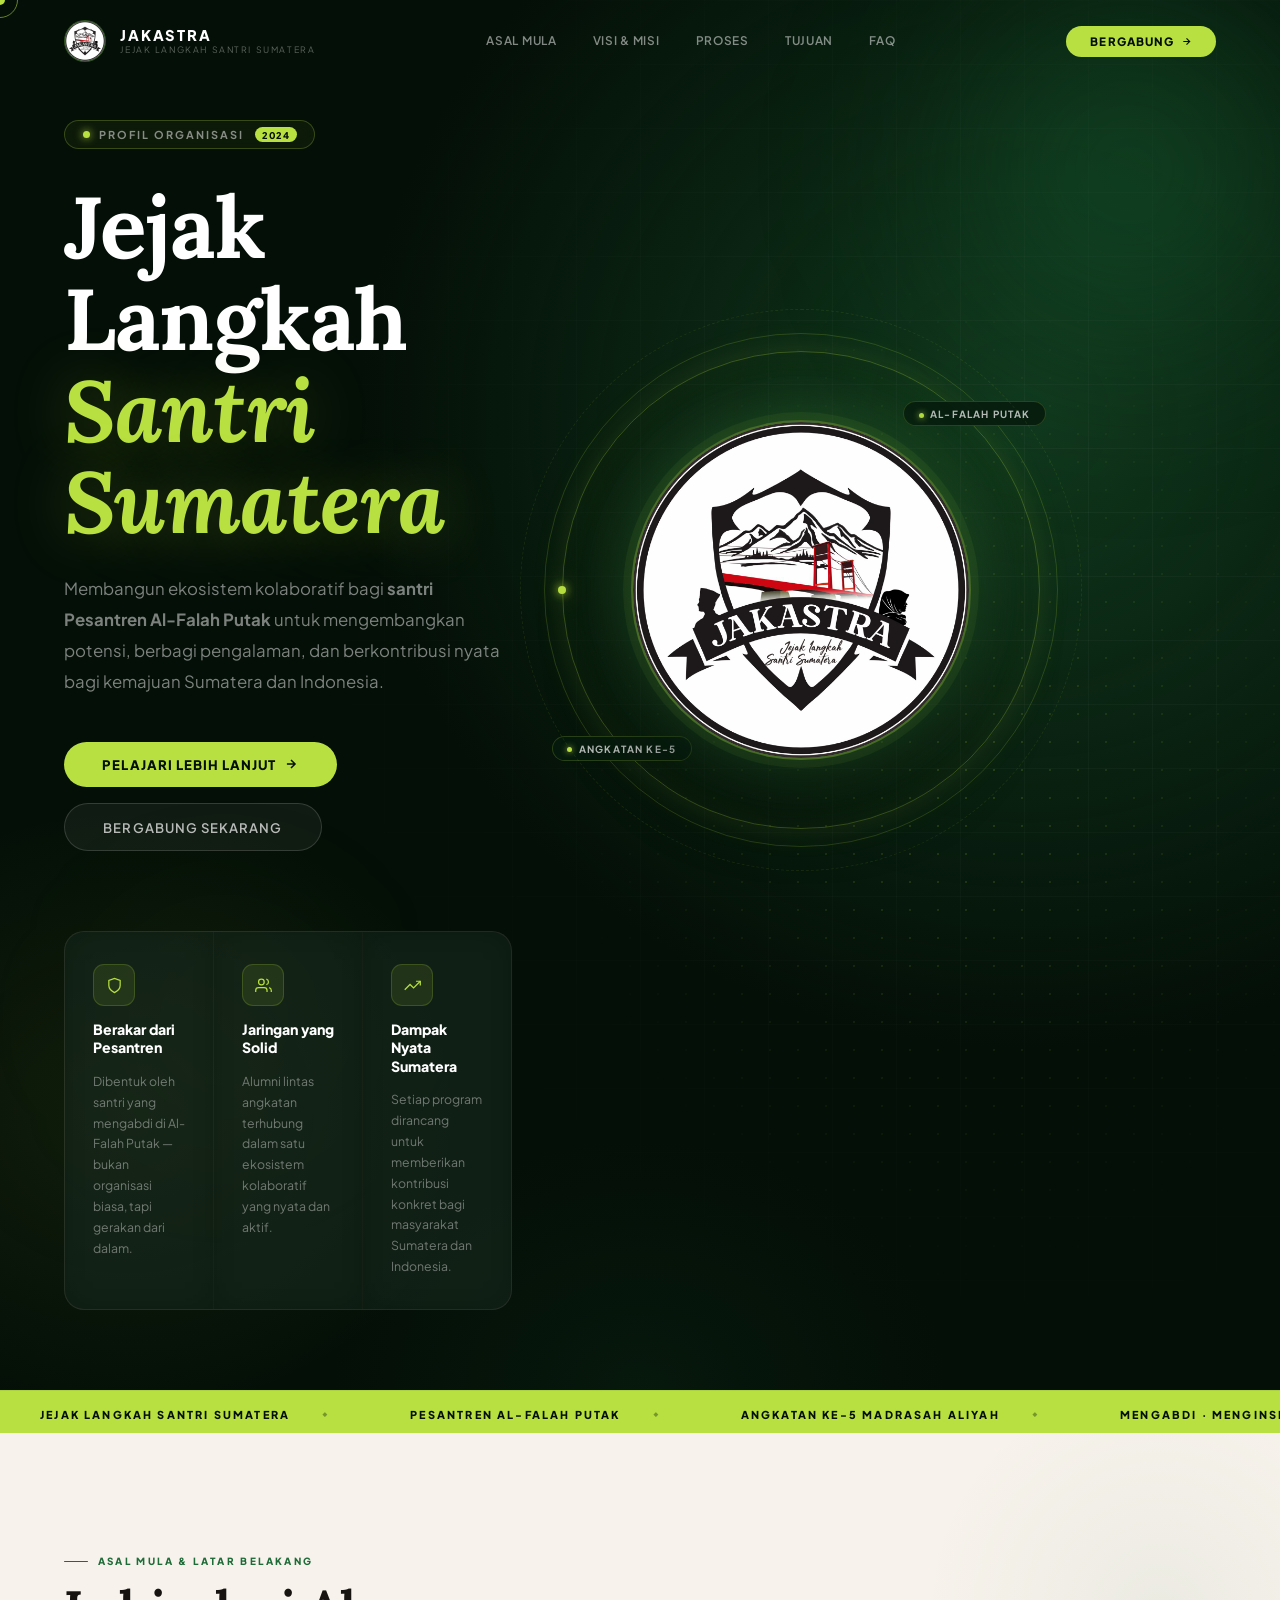
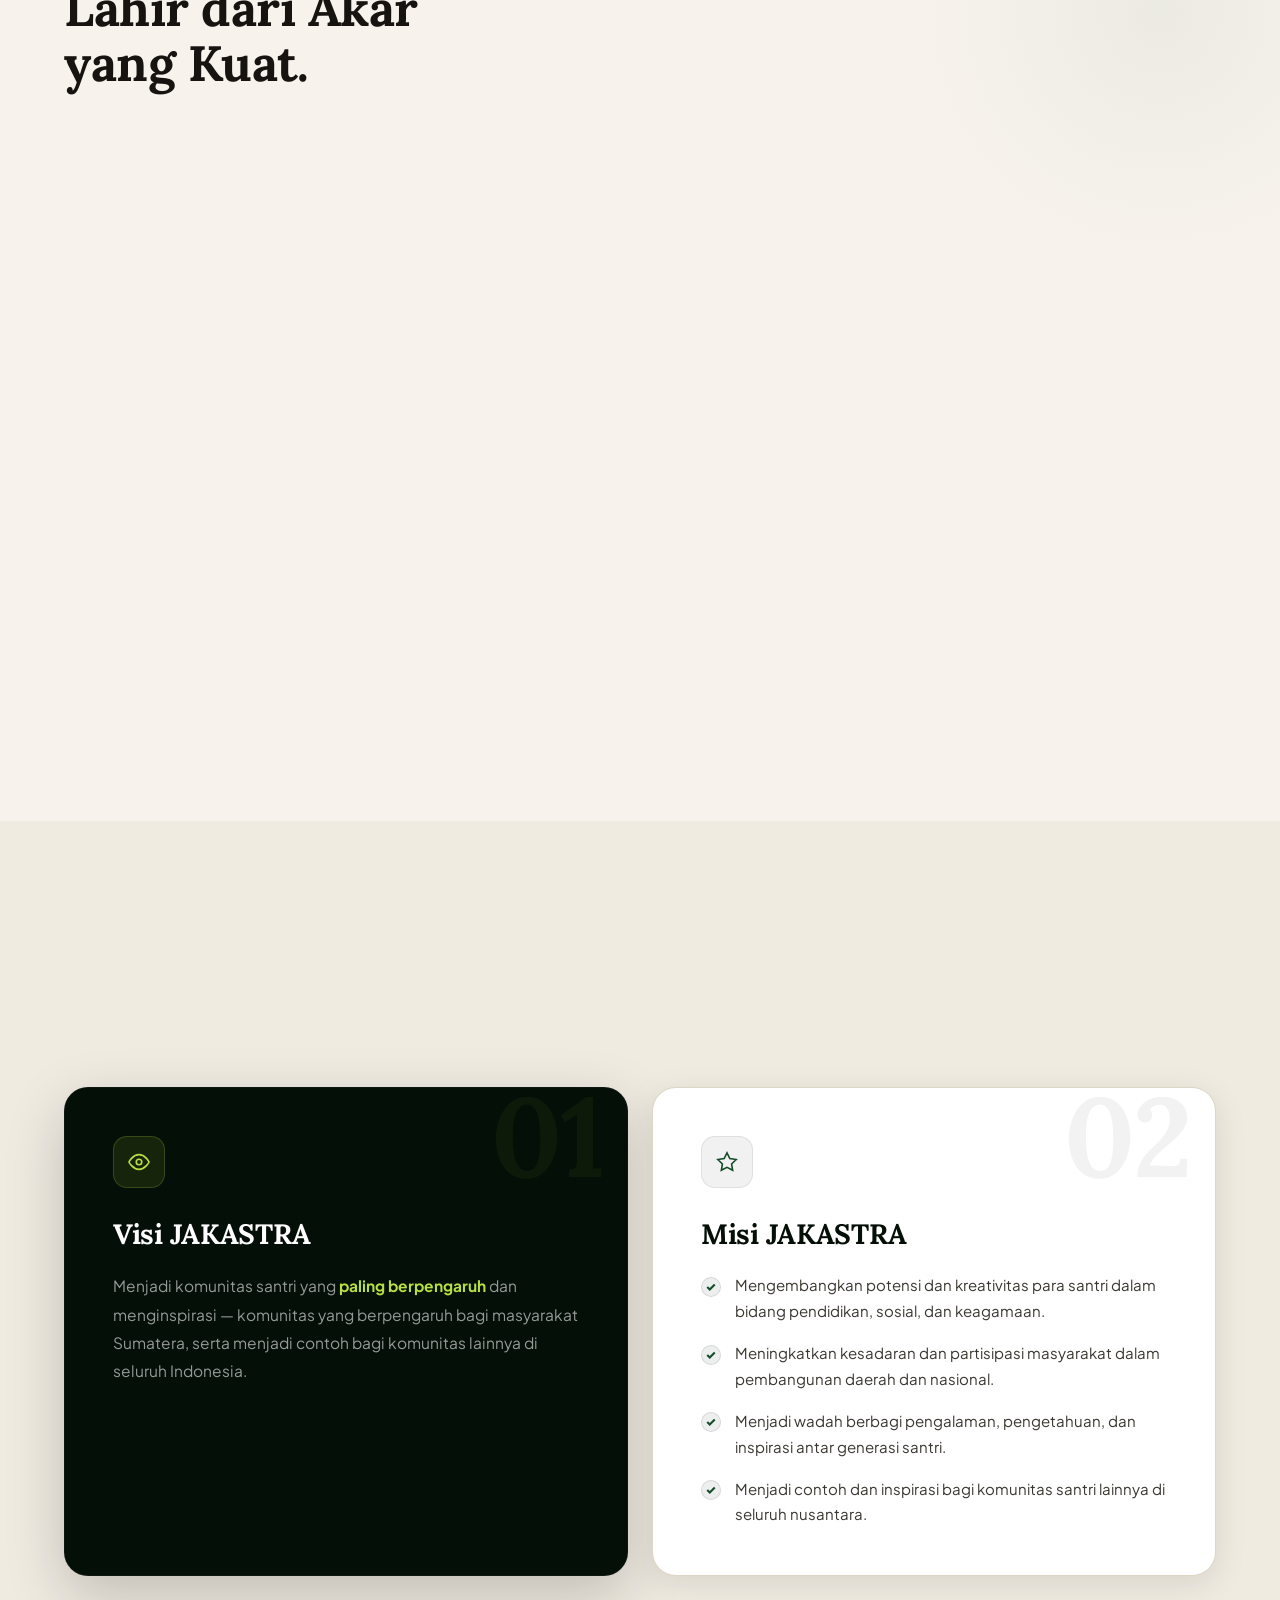
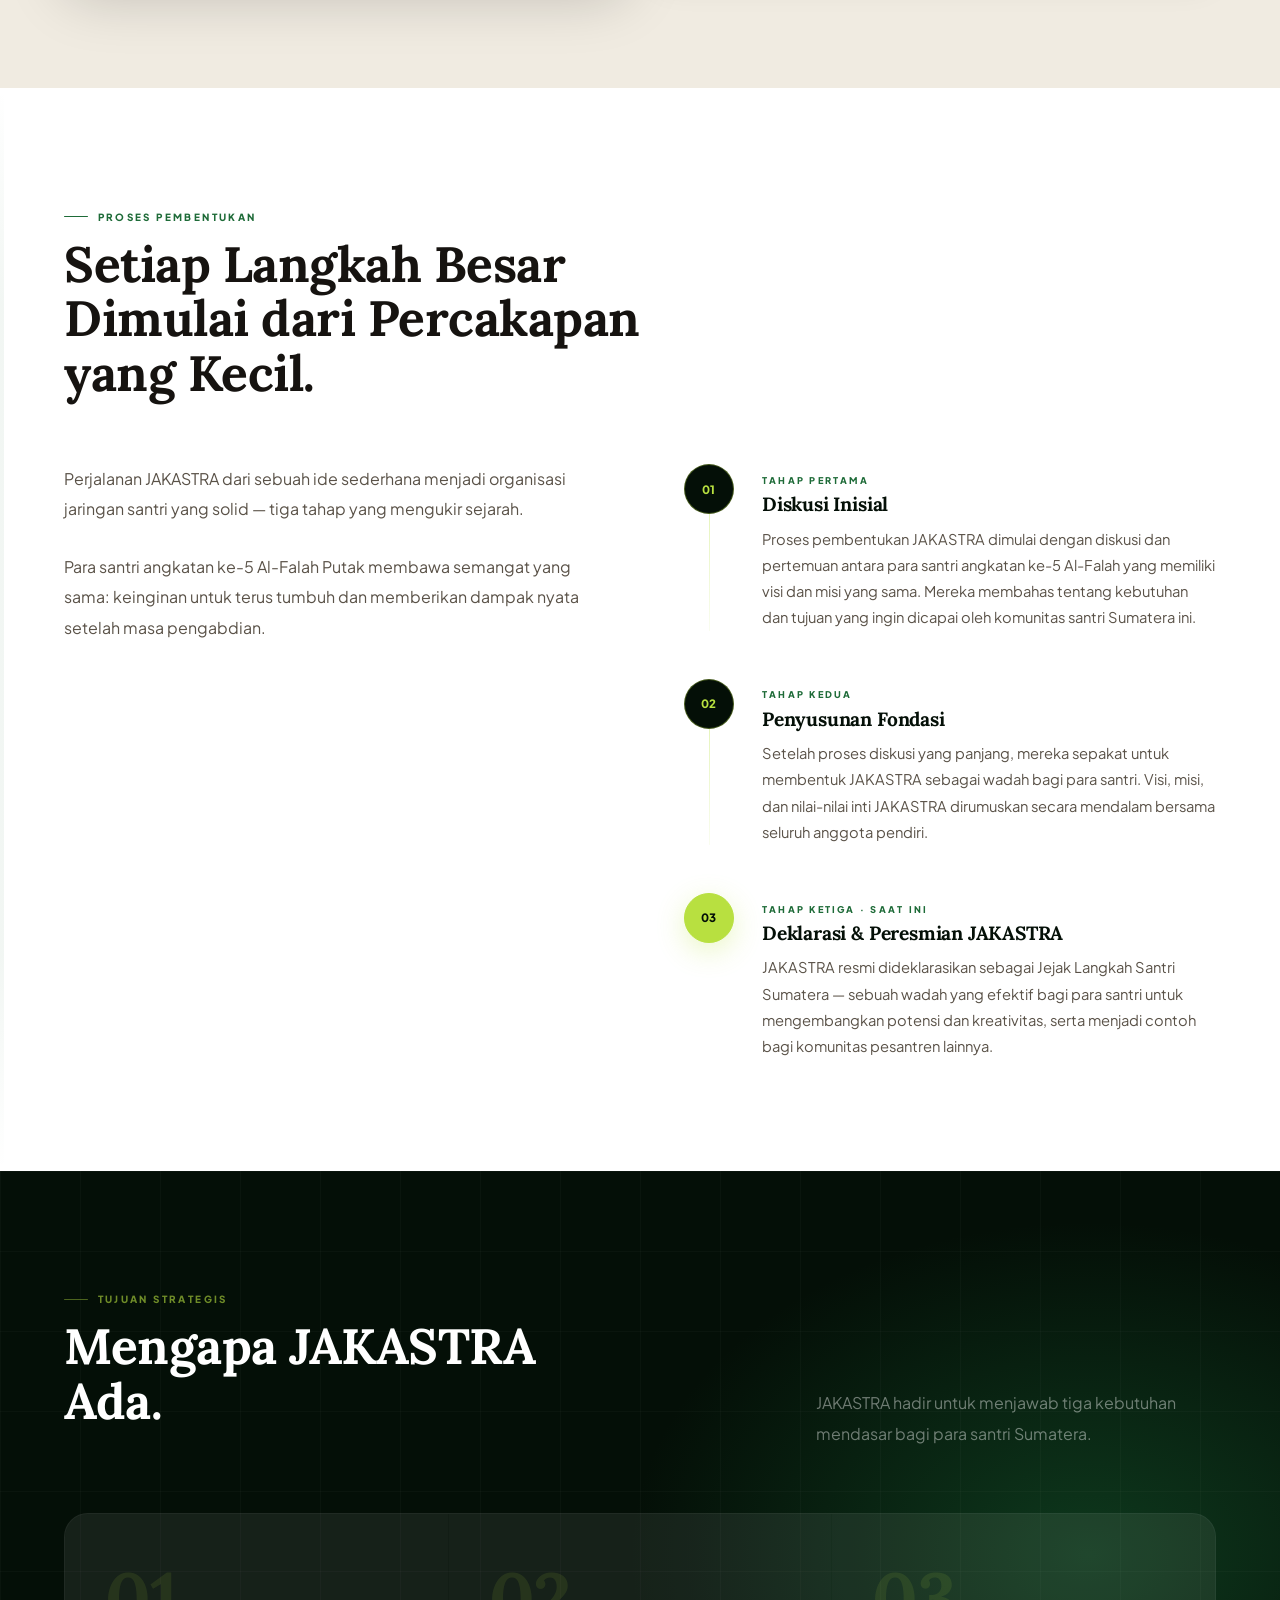
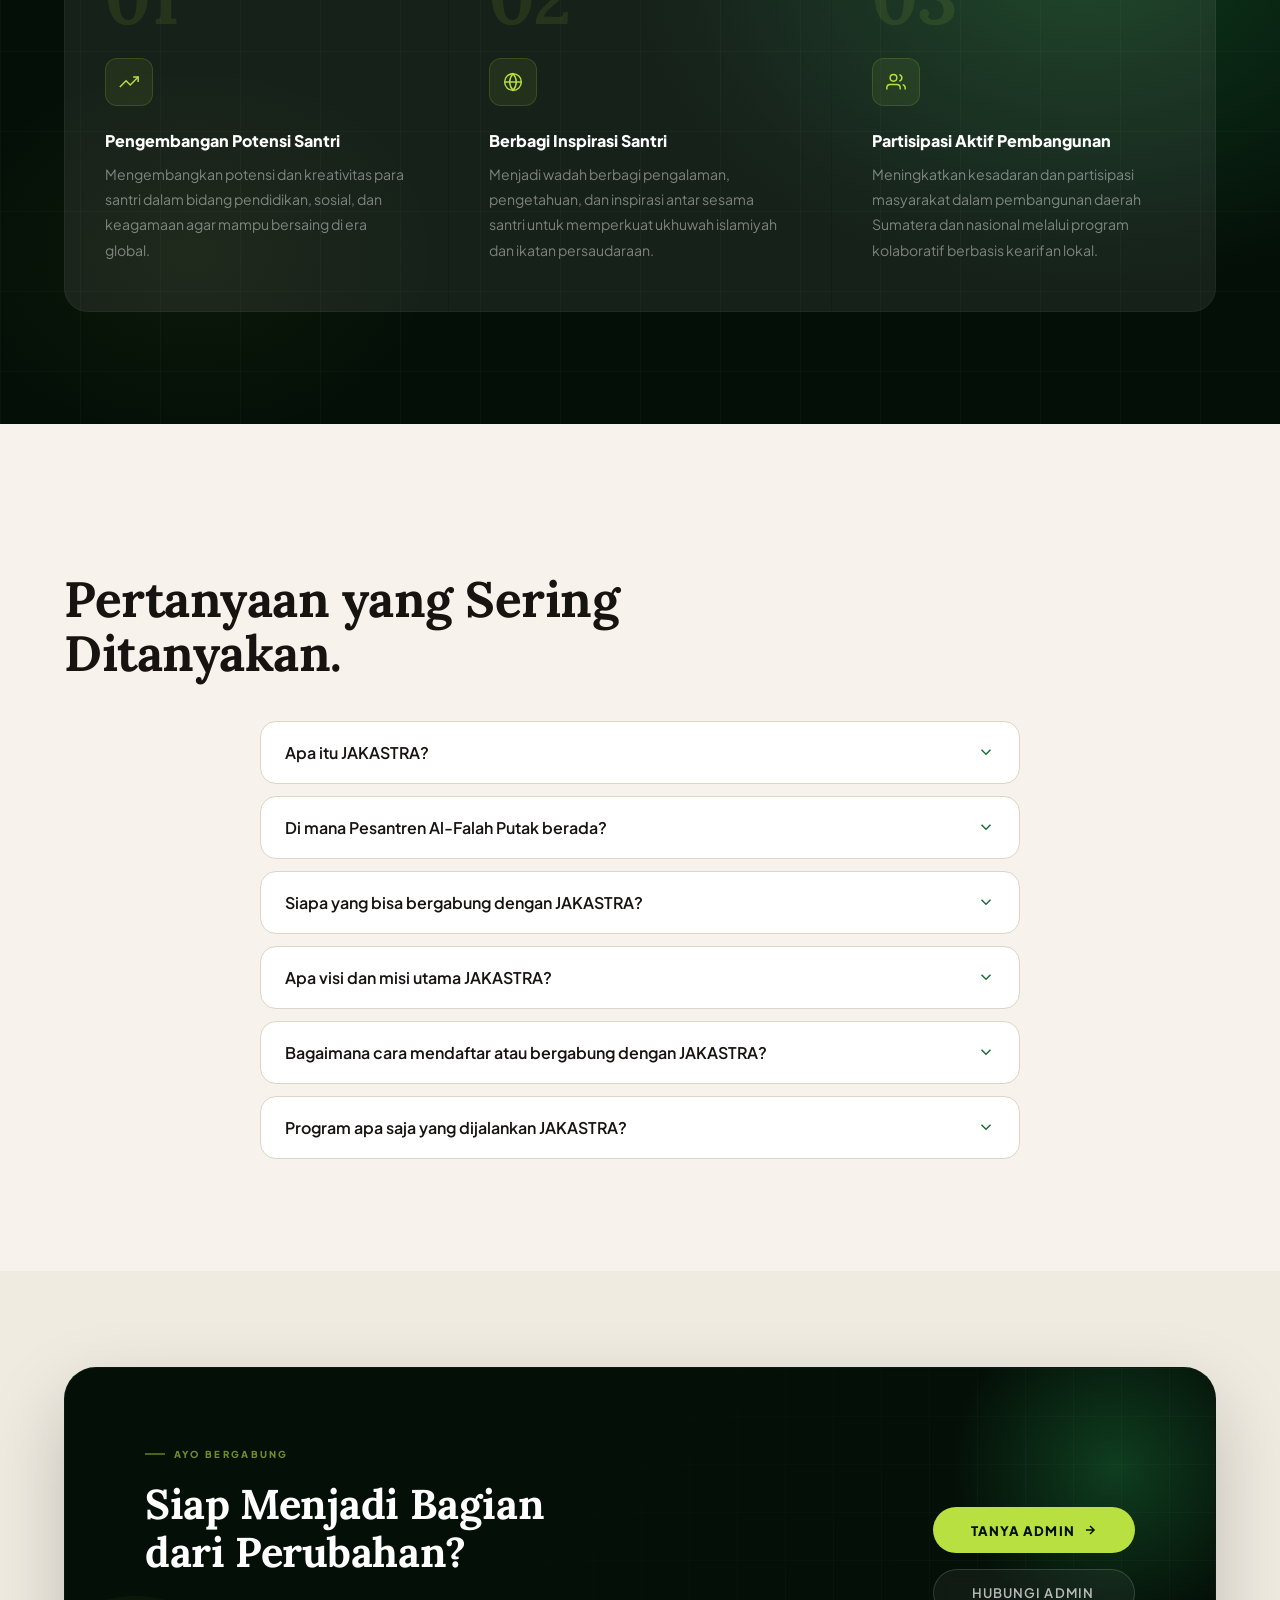
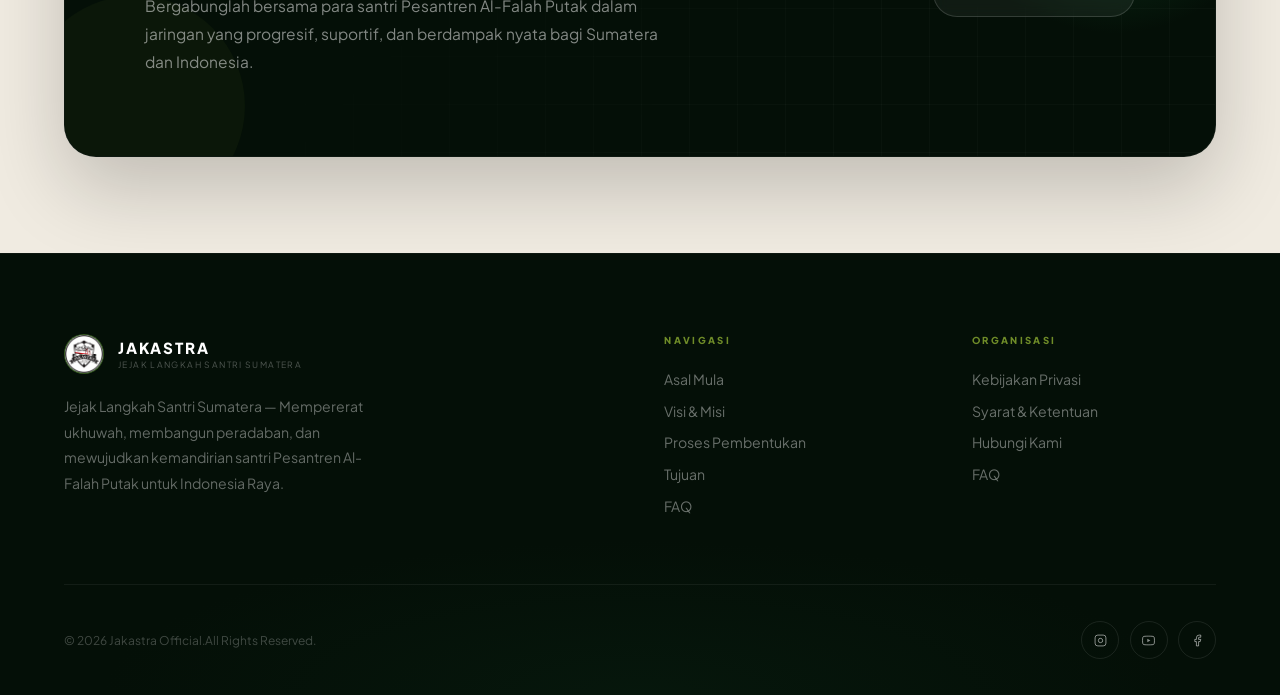
<file: index.html>
<!DOCTYPE html>
<html lang="id" prefix="og: https://ogp.me/ns#">
<head>
<meta charset="UTF-8"/>
<meta name="viewport" content="width=device-width, initial-scale=1.0"/>

<!-- ═══════════════════════════════════════════════════════
     SEO: PRIMARY META TAGS
═══════════════════════════════════════════════════════ -->
<title>JAKASTRA — Jejak Langkah Santri Sumatera | Pesantren Al-Falah Putak</title>
<meta name="description" content="JAKASTRA (Jejak Langkah Santri Sumatera) adalah komunitas santri angkatan ke-5 Madrasah Aliyah Pesantren Al-Falah Putak. Wadah pengembangan potensi, berbagi inspirasi, dan kontribusi nyata bagi Sumatera."/>
<meta name="keywords" content="JAKASTRA, Jejak Langkah Santri Sumatera, Pesantren Al-Falah Putak, santri Sumatera, komunitas santri, Madrasah Aliyah Al-Falah, santri Sumatera Selatan, organisasi pesantren, jaringan santri"/>
<meta name="author" content="JAKASTRA — Jejak Langkah Santri Sumatera"/>
<meta name="robots" content="index, follow, max-snippet:-1, max-image-preview:large, max-video-preview:-1"/>
<meta name="googlebot" content="index, follow"/>
<link rel="canonical" href="https://jakastra.org/"/>

<!-- ═══════════════════════════════════════════════════════
     SEO: OPEN GRAPH (Facebook, WhatsApp, dll)
═══════════════════════════════════════════════════════ -->
<meta property="og:type" content="website"/>
<meta property="og:url" content="https://jakastra.netlify.app/"/>
<meta property="og:title" content="JAKASTRA — Jejak Langkah Santri Sumatera"/>
<meta property="og:description" content="Komunitas santri angkatan ke-5 Pesantren Al-Falah Putak. Membangun ekosistem kolaboratif bagi santri Sumatera untuk berkembang dan berkontribusi nyata."/>
<meta property="og:image" content="https://jakastra.netlify.app/logo-jakastra.jpeg"/>
<meta property="og:image:width" content="1200"/>
<meta property="og:image:height" content="630"/>
<meta property="og:image:alt" content="JAKASTRA — Jejak Langkah Santri Sumatera"/>
<meta property="og:locale" content="id_ID"/>
<meta property="og:site_name" content="JAKASTRA"/>

<!-- ═══════════════════════════════════════════════════════
     SEO: TWITTER CARD
═════════════════════════════════════════════════════ -->
<meta name="twitter:card" content="summary_large_image"/>
<meta name="twitter:title" content="JAKASTRA — Jejak Langkah Santri Sumatera"/>
<meta name="twitter:description" content="Komunitas santri Pesantren Al-Falah Putak. Mengabdi, Menginspirasi, Berkembang."/>
<meta name="twitter:image" content="https://jakastra.netlify.app/logo-jakastra.jpeg"/>

<!-- ═══════════════════════════════════════════════════════
     SEO: GEO TAGS (lokal Sumatera Selatan)
═════════════════════════════════════════════════════ -->
<meta name="geo.region" content="ID-SS"/>
<meta name="geo.placename" content="Sumatera Selatan, Indonesia"/>
<meta name="language" content="Indonesian"/>

<!-- ═══════════════════════════════════════════════════════
     SEO: STRUCTURED DATA — Organization (JSON-LD)
═════════════════════════════════════════════════════ -->
<script type="application/ld+json">
{
  "@context": "https://schema.org",
  "@type": "Organization",
  "name": "JAKASTRA",
  "alternateName": "Jejak Langkah Santri Sumatera",
  "url": "https://jakastra.netlify.app/",
  "logo": {
    "@type": "ImageObject",
    "url": "https://jakastra.netlify.app/logo-jakastra.jpeg",
    "width": 400,
    "height": 400
  },
  "description": "JAKASTRA adalah Jejak Langkah Santri Sumatera yang lahir dari angkatan ke-5 santri Madrasah Aliyah Pesantren Al-Falah Putak, Sumatera Selatan. Wadah pengembangan potensi, berbagi inspirasi, dan kontribusi nyata bagi masyarakat Sumatera.",
  "foundingDate": "2024",
  "foundingLocation": {
    "@type": "Place",
    "name": "Pesantren Al-Falah Putak",
    "address": {
      "@type": "PostalAddress",
      "addressLocality": "Putak",
      "addressRegion": "Sumatera Selatan",
      "addressCountry": "ID"
    }
  },
  "areaServed": {
    "@type": "Place",
    "name": "Sumatera, Indonesia"
  },
  "sameAs": [
    "https://www.instagram.com/jakastra_account",
    "https://www.facebook.com/jakastraofficial",
    "https://www.youtube.com/@JAKASTRAOfficial"
  ],
  "keywords": "alumni santri, Sumatera, pesantren, Al-Falah, Jejak Langkah santri",
  "contactPoint": {
    "@type": "ContactPoint",
    "contactType": "customer support",
    "availableLanguage": "Indonesian"
  }
}
</script>

<!-- ═══════════════════════════════════════════════════════
     SEO: STRUCTURED DATA — WebSite + SearchAction
═══════════════════════════════════════════════════════ -->
<script type="application/ld+json">
{
  "@context": "https://schema.org",
  "@type": "WebSite",
  "name": "JAKASTRA",
  "url": "https://jakastra.netlify.app/",
  "description": "Jejak Langkah Santri Sumatera — Pesantren Al-Falah Putak",
  "inLanguage": "id-ID",
  "potentialAction": {
    "@type": "SearchAction",
    "target": {
      "@type": "EntryPoint",
      "urlTemplate": "https://jakastra.netlify.app/?s={search_term_string}"
    },
    "query-input": "required name=search_term_string"
  }
}
</script>

<!-- ═══════════════════════════════════════════════════════
     SEO: STRUCTURED DATA — BreadcrumbList
═══════════════════════════════════════════════════════ -->
<script type="application/ld+json">
{
  "@context": "https://schema.org",
  "@type": "BreadcrumbList",
  "itemListElement": [
    {
      "@type": "ListItem",
      "position": 1,
      "name": "Beranda",
      "item": "https://jakastra.netlify.app/"
    },
    {
      "@type": "ListItem",
      "position": 2,
      "name": "Asal Mula",
      "item": "https://jakastra.netlify.app/#asal"
    },
    {
      "@type": "ListItem",
      "position": 3,
      "name": "Visi & Misi",
      "item": "https://jakastra.netlify.app/#visi"
    },
    {
      "@type": "ListItem",
      "position": 4,
      "name": "Proses Pembentukan",
      "item": "https://jakastra.netlify.app/#proses"
    },
    {
      "@type": "ListItem",
      "position": 5,
      "name": "Tujuan",
      "item": "https://jakastra.netlify.app/#tujuan"
    }
  ]
}
</script>

<!-- ═══════════════════════════════════════════════════════
     SEO: STRUCTURED DATA — FAQPage
═══════════════════════════════════════════════════════ -->
<script type="application/ld+json">
{
  "@context": "https://schema.org",
  "@type": "FAQPage",
  "mainEntity": [
    {
      "@type": "Question",
      "name": "Apa itu JAKASTRA?",
      "acceptedAnswer": {
        "@type": "Answer",
        "text": "JAKASTRA adalah singkatan dari Jejak Langkah Santri Sumatera. Merupakan organisasi yang lahir dari angkatan ke-5 santri Madrasah Aliyah Pesantren Al-Falah Putak, Sumatera Selatan. JAKASTRA hadir sebagai wadah bagi santri untuk mengembangkan potensi, berbagi pengalaman, dan berkontribusi nyata bagi kemajuan Sumatera dan Indonesia."
      }
    },
    {
      "@type": "Question",
      "name": "Di mana Pesantren Al-Falah Putak berada?",
      "acceptedAnswer": {
        "@type": "Answer",
        "text": "Pesantren Al-Falah terletak di Putak, Sumatera Selatan, Indonesia. Pesantren ini telah menjadi pusat pendidikan Islam dan pengembangan santri sejak lama, dan menjadi akar dari terbentuknya JAKASTRA."
      }
    },
    {
      "@type": "Question",
      "name": "Siapa yang bisa bergabung dengan JAKASTRA?",
      "acceptedAnswer": {
        "@type": "Answer",
        "text": "JAKASTRA terbuka bagi seluruh santri Pesantren Al-Falah Putak, khususnya angkatan ke-5 Madrasah Aliyah, serta santri lainnya dari Sumatera yang memiliki visi dan misi yang sejalan untuk mengembangkan potensi dan berkontribusi bagi masyarakat."
      }
    },
    {
      "@type": "Question",
      "name": "Apa visi JAKASTRA?",
      "acceptedAnswer": {
        "@type": "Answer",
        "text": "Visi JAKASTRA adalah menjadi komunitas santri yang paling berpengaruh dan menginspirasi — komunitas yang berpengaruh bagi masyarakat Sumatera, serta menjadi contoh bagi komunitas lainnya di seluruh Indonesia."
      }
    },
    {
      "@type": "Question",
      "name": "Bagaimana cara mendaftar di JAKASTRA?",
      "acceptedAnswer": {
        "@type": "Answer",
        "text": "Untuk mendaftar dan bergabung dengan JAKASTRA, Anda dapat menghubungi admin JAKASTRA melalui kontak resmi yang tersedia, atau mengisi formulir pendaftaran yang disediakan di website resmi jakastra.org."
      }
    },
    {
      "@type": "Question",
      "name": "Program apa saja yang dijalankan JAKASTRA?",
      "acceptedAnswer": {
        "@type": "Answer",
        "text": "JAKASTRA menjalankan program pengembangan potensi santri di bidang pendidikan, sosial, dan keagamaan; program berbagi inspirasi dan pengetahuan antar santri, serta program partisipasi aktif dalam pembangunan daerah berbasis kearifan lokal Sumatera."
      }
    }
  ]
}
</script>

<!-- ═══════════════════════════════════════════════════════
     PERFORMANCE: PRECONNECT & FONTS
═══════════════════════════════════════════════════════ -->
<link rel="preconnect" href="https://fonts.googleapis.com">
<link rel="preconnect" href="https://fonts.gstatic.com" crossorigin>
<link href="https://fonts.googleapis.com/css2?family=Lora:ital,wght@0,400;0,600;0,700;1,400;1,600;1,700&family=Plus+Jakarta+Sans:wght@300;400;500;600;700;800&display=swap" rel="stylesheet">

<!-- Favicon (tambahkan file favicon di server) -->
<link rel="icon" type="image/x-icon" href="/favicon.ico"/>
<link rel="apple-touch-icon" href="/apple-touch-icon.png"/>

<link rel="stylesheet" href="jakastra.css"/>
</head>
<body>

<!-- CUSTOM CURSOR -->
<div class="cursor" id="cursor" aria-hidden="true"></div>
<div class="cursor-ring" id="cursorRing" aria-hidden="true"></div>

<!-- SCROLL PROGRESS -->
<div id="progress" aria-hidden="true" role="progressbar" aria-label="Progres membaca halaman"></div>

<!-- ═══════════════════════════════════════════════════════
     SKIP LINK (Aksesibilitas + SEO)
═══════════════════════════════════════════════════════ -->
<a href="#main-content" class="skip-link"></a>

<!-- ═══════════════════════════════════════════════════════
     NAV
═══════════════════════════════════════════════════════ -->
<nav id="mainNav" role="navigation" aria-label="Navigasi utama JAKASTRA">
  <a href="/" class="nav-inner" aria-label="JAKASTRA — Halaman Beranda">
    <div class="nav-logo" id="navLogo">
      <img src="logo-jakastra.jpeg"
           alt="Logo JAKASTRA Jejak Langkah Santri Sumatera"
           width="42" height="42"
           id="navLogoImg"
           onerror="document.getElementById('navLogoImg').style.display='none';
                    document.getElementById('navLogoMono').style.display='block'"/>
      <span class="nav-logo-monogram" id="navLogoMono" style="display:none">JKS</span>
    </div>
    <div class="nav-brand">
      <span class="nav-name">JAKASTRA</span>
      <span class="nav-tagline">Jejak Langkah Santri Sumatera</span>
    </div>
  </a>

  <div class="nav-links" id="navLinks" role="menubar">
    <a href="#asal" data-nav role="menuitem">Asal Mula</a>
    <a href="#visi" data-nav role="menuitem">Visi &amp; Misi</a>
    <a href="#proses" data-nav role="menuitem">Proses</a>
    <a href="#tujuan" data-nav role="menuitem">Tujuan</a>
    <a href="#faq" data-nav role="menuitem">FAQ</a>
  </div>

  <a href="#cta" class="nav-btn" aria-label="Bergabung dengan JAKASTRA">
    Bergabung
    <svg viewBox="0 0 24 24" aria-hidden="true"><path d="M5 12h14M12 5l7 7-7 7"/></svg>
  </a>

  <button class="burger" id="burger" onclick="toggleDrawer()" aria-label="Buka menu navigasi" aria-expanded="false" aria-controls="drawer">
    <span></span><span></span><span></span>
  </button>
</nav>

<!-- Mobile Drawer -->
<div class="drawer" id="drawer" role="dialog" aria-label="Menu navigasi mobile" aria-modal="true">
  <a href="#asal" onclick="closeDrawer()">Asal Mula</a>
  <a href="#visi" onclick="closeDrawer()">Visi &amp; Misi</a>
  <a href="#proses" onclick="closeDrawer()">Proses</a>
  <a href="#tujuan" onclick="closeDrawer()">Tujuan</a>
  <a href="#faq" onclick="closeDrawer()">FAQ</a>
  <button class="d-btn" onclick="closeDrawer();document.querySelector('#cta').scrollIntoView({behavior:'smooth'})">Bergabung</button>
</div>

<!-- ═══════════════════════════════════════════════════════
     HERO
═══════════════════════════════════════════════════════ -->
<main id="main-content">
<section class="hero" id="hero" aria-label="Halaman Utama JAKASTRA">
  <div class="hero-bg" aria-hidden="true">
    <div class="hero-bg-grad"></div>
    <div class="hero-bg-grid"></div>
    <div class="hero-bg-dots"></div>
    <div class="orb orb-1"></div>
    <div class="orb orb-2"></div>
  </div>

  <div class="hero-inner">
    <!-- KIRI: konten teks -->
    <div class="hero-content">
      <div class="hero-pill" aria-label="Profil Organisasi 2024">
        <div class="hero-pill-dot" aria-hidden="true"></div>
        <span class="hero-pill-text">Profil Organisasi</span>
        <span class="hero-pill-badge">2024</span>
      </div>

      <!-- H1 — kata kunci utama di sini -->
      <h1>
        Jejak Langkah<br>
        <em>Santri Sumatera</em>
      </h1>

      <p class="hero-sub">Membangun ekosistem kolaboratif bagi <strong>santri Pesantren Al-Falah Putak</strong> untuk mengembangkan potensi, berbagi pengalaman, dan berkontribusi nyata bagi kemajuan Sumatera dan Indonesia.</p>

      <div class="hero-cta">
        <a href="#asal" class="btn-primary" aria-label="Pelajari lebih lanjut tentang JAKASTRA">
          Pelajari Lebih Lanjut
          <svg viewBox="0 0 24 24" aria-hidden="true"><path d="M5 12h14M12 5l7 7-7 7"/></svg>
        </a>
        <a href="#cta" class="btn-ghost" aria-label="Bergabung dengan JAKASTRA sekarang">Bergabung Sekarang</a>
      </div>

      <div class="hero-stats" role="list" aria-label="Keunggulan JAKASTRA">
        <div class="hs" role="listitem">
          <div class="hs-icon" aria-hidden="true">
            <svg viewBox="0 0 24 24"><path d="M12 22s8-4 8-10V5l-8-3-8 3v7c0 6 8 10 8 10z"/></svg>
          </div>
          <div class="hs-title">Berakar dari Pesantren</div>
          <div class="hs-desc">Dibentuk oleh santri yang mengabdi di Al-Falah Putak — bukan organisasi biasa, tapi gerakan dari dalam.</div>
        </div>
        <div class="hs" role="listitem">
          <div class="hs-icon" aria-hidden="true">
            <svg viewBox="0 0 24 24"><path d="M17 21v-2a4 4 0 00-4-4H5a4 4 0 00-4 4v2"/><circle cx="9" cy="7" r="4"/><path d="M23 21v-2a4 4 0 00-3-3.87M16 3.13a4 4 0 010 7.75"/></svg>
          </div>
          <div class="hs-title">Jaringan yang Solid</div>
          <div class="hs-desc">Alumni lintas angkatan terhubung dalam satu ekosistem kolaboratif yang nyata dan aktif.</div>
        </div>
        <div class="hs" role="listitem">
          <div class="hs-icon" aria-hidden="true">
            <svg viewBox="0 0 24 24"><polyline points="23 6 13.5 15.5 8.5 10.5 1 18"/><polyline points="17 6 23 6 23 12"/></svg>
          </div>
          <div class="hs-title">Dampak Nyata Sumatera</div>
          <div class="hs-desc">Setiap program dirancang untuk memberikan kontribusi konkret bagi masyarakat Sumatera dan Indonesia.</div>
        </div>
      </div>
    </div>

    <!-- KANAN: logo visual — desktop only -->
    <div class="hero-visual" aria-hidden="true">
      <div class="hv-glow"></div>
      <div class="hv-ring-mid"></div>
      <div class="hv-orbit"></div>
      <div class="hv-logo">
        <img src="logo-jakastra.jpeg"
             alt="Logo JAKASTRA"
             width="340" height="340"
             loading="eager"
             onerror="this.style.display='none';this.parentElement.querySelector('.hv-mono').style.display='block'"/>
        <span class="hv-mono">JKS</span>
      </div>
      <div class="hv-tag hv-tag-1"><span class="dot"></span>Al-Falah Putak</div>
      <div class="hv-tag hv-tag-2"><span class="dot"></span>Angkatan ke-5</div>
    </div>
  </div>
</section>

<!-- ═══════════════════════════════════════════════════════
     TICKER
═══════════════════════════════════════════════════════ -->
<div class="ticker" aria-hidden="true" role="marquee">
  <div class="ticker-track">
    <span class="ticker-item">Jejak Langkah Santri Sumatera<span class="sep"> ◆ </span></span>
    <span class="ticker-item">Pesantren Al-Falah Putak<span class="sep"> ◆ </span></span>
    <span class="ticker-item">Angkatan ke-5 Madrasah Aliyah<span class="sep"> ◆ </span></span>
    <span class="ticker-item">Mengabdi · Menginspirasi · Berkembang<span class="sep"> ◆ </span></span>
    <span class="ticker-item">Jejak Langkah Santri Sumatera<span class="sep"> ◆ </span></span>
    <span class="ticker-item">Pesantren Al-Falah Putak<span class="sep"> ◆ </span></span>
    <span class="ticker-item">Angkatan ke-5 Madrasah Aliyah<span class="sep"> ◆ </span></span>
    <span class="ticker-item">Mengabdi · Menginspirasi · Berkembang<span class="sep"> ◆ </span></span>
  </div>
</div>

<!-- ═══════════════════════════════════════════════════════
     ASAL MULA
═══════════════════════════════════════════════════════ -->
<section id="asal" class="section asal" aria-labelledby="asal-title">
  <div class="section-label rv">
    <div class="label-dash"></div>
    <span class="label-text">Asal Mula &amp; Latar Belakang</span>
  </div>
  <h2 id="asal-title" class="section-title rv">Lahir dari Akar<br>yang Kuat.</h2>

  <div class="asal-wrap">
    <div class="prose">
      <p class="rv"><strong>JAKASTRA</strong> lahir dari sebuah pondok pesantren yang terletak di <strong>Putak, Sumatera Selatan</strong>, yaitu <strong>Pondok Pesantren Al-Falah</strong>. JAKASTRA merupakan organisasi yang muncul dari <strong>angkatan ke-5 santri Madrasah Aliyah Al-Falah</strong> yang tengah mengabdi di Pondok Pesantren Al-Falah Putak.</p>
      <p class="rv d1">Pondok Pesantren Al-Falah Putak telah menjadi pusat pendidikan Islam dan pengembangan bagi para santri sejak lama. Ketika angkatan ke-5 santri Madrasah Aliyah Al-Falah tengah mengabdi di sana, mereka memiliki keinginan untuk mengembangkan potensi dan kreativitas dalam bidang pendidikan, sosial, dan keagamaan.</p>
      <p class="rv d2">Mereka ingin menciptakan wadah yang dapat menjadi tempat bagi mereka untuk berbagi pengalaman, pengetahuan, dan inspirasi — sebuah <strong>jaringan santri yang solid</strong> dan berdampak nyata bagi Sumatera.</p>
      <blockquote class="blockquote rv d3">
        <p>"Menjadi alumni bukan berarti berhenti mengabdi, melainkan memulai babak baru pengabdian dengan cakupan yang lebih luas."</p>
      </blockquote>
    </div>

    <div>
      <div class="info-card rv d2">
        <div class="info-card-header">
          <div class="info-card-icon" aria-hidden="true">
            <svg viewBox="0 0 24 24"><path d="M3 9l9-7 9 7v11a2 2 0 01-2 2H5a2 2 0 01-2-2z"/><polyline points="9 22 9 12 15 12 15 22"/></svg>
          </div>
          <div>
            <h3>Pesantren Al-Falah Putak</h3>
            <p>Putak, Sumatera Selatan</p>
          </div>
        </div>
        <div class="info-card-body">
          <p>Berdiri kokoh sebagai pusat pendidikan Islam di Sumatera Selatan, Al-Falah telah melahirkan generasi santri yang berakhlak mulia, berpengetahuan luas, dan siap berkontribusi bagi bangsa dan agama.</p>
          <div class="chips">
            <span class="chip">Angkatan ke-5</span>
            <span class="chip">Madrasah Aliyah</span>
            <span class="chip">Sumatera Selatan</span>
            <span class="chip">Alumni Network</span>
          </div>
        </div>
      </div>
    </div>
  </div>
</section>

<!-- ═══════════════════════════════════════════════════════
     VISI MISI
═══════════════════════════════════════════════════════ -->
<section id="visi" class="section vm-section" aria-labelledby="visi-title">
  <div class="vm-head">
    <div class="section-label rv" style="justify-content:center">
      <div class="label-dash"></div>
      <span class="label-text">Visi &amp; Misi</span>
    </div>
    <h2 id="visi-title" class="section-title rv" style="text-align:center">Arah &amp; Tujuan Kami.</h2>
  </div>

  <div class="vm-grid">
    <div class="vm-box dark rv">
      <div class="vm-bg-num" aria-hidden="true">01</div>
      <div class="vm-icon" aria-hidden="true">
        <svg viewBox="0 0 24 24"><path d="M1 12s4-8 11-8 11 8 11 8-4 8-11 8-11-8-11-8z"/><circle cx="12" cy="12" r="3"/></svg>
      </div>
      <h3>Visi JAKASTRA</h3>
      <p class="vm-body">Menjadi komunitas santri yang <span class="vm-hl">paling berpengaruh</span> dan menginspirasi — komunitas yang berpengaruh bagi masyarakat Sumatera, serta menjadi contoh bagi komunitas lainnya di seluruh Indonesia.</p>
    </div>

    <div class="vm-box light rv d2">
      <div class="vm-bg-num" aria-hidden="true">02</div>
      <div class="vm-icon" aria-hidden="true">
        <svg viewBox="0 0 24 24"><polygon points="12 2 15.09 8.26 22 9.27 17 14.14 18.18 21.02 12 17.77 5.82 21.02 7 14.14 2 9.27 8.91 8.26 12 2"/></svg>
      </div>
      <h3>Misi JAKASTRA</h3>
      <ul class="misi-list">
        <li>
          <div class="misi-check" aria-hidden="true">
            <svg viewBox="0 0 12 12"><polyline points="1.5 6 4.5 9 10.5 3"/></svg>
          </div>
          Mengembangkan potensi dan kreativitas para santri dalam bidang pendidikan, sosial, dan keagamaan.
        </li>
        <li>
          <div class="misi-check" aria-hidden="true">
            <svg viewBox="0 0 12 12"><polyline points="1.5 6 4.5 9 10.5 3"/></svg>
          </div>
          Meningkatkan kesadaran dan partisipasi masyarakat dalam pembangunan daerah dan nasional.
        </li>
        <li>
          <div class="misi-check" aria-hidden="true">
            <svg viewBox="0 0 12 12"><polyline points="1.5 6 4.5 9 10.5 3"/></svg>
          </div>
          Menjadi wadah berbagi pengalaman, pengetahuan, dan inspirasi antar generasi santri.
        </li>
        <li>
          <div class="misi-check" aria-hidden="true">
            <svg viewBox="0 0 12 12"><polyline points="1.5 6 4.5 9 10.5 3"/></svg>
          </div>
          Menjadi contoh dan inspirasi bagi komunitas santri lainnya di seluruh nusantara.
        </li>
      </ul>
    </div>
  </div>
</section>

<!-- ═══════════════════════════════════════════════════════
     PROSES
═══════════════════════════════════════════════════════ -->
<section id="proses" class="section tl-section" aria-labelledby="proses-title">
  <div class="section-label rv"><div class="label-dash"></div><span class="label-text">Proses Pembentukan</span></div>
  <h2 id="proses-title" class="section-title rv">Setiap Langkah Besar<br>Dimulai dari Percakapan<br>yang Kecil.</h2>

  <div class="tl-layout">
    <div class="tl-left">
      <p class="section-lead rv">Perjalanan JAKASTRA dari sebuah ide sederhana menjadi organisasi jaringan santri yang solid — tiga tahap yang mengukir sejarah.</p>
      <p class="section-lead rv d1">Para santri angkatan ke-5 Al-Falah Putak membawa semangat yang sama: keinginan untuk terus tumbuh dan memberikan dampak nyata setelah masa pengabdian.</p>
    </div>

    <ol class="tl-steps" aria-label="Tahapan pembentukan JAKASTRA">
      <li class="step">
        <div class="step-axis" aria-hidden="true">
          <div class="step-dot">01</div>
          <div class="step-line"></div>
        </div>
        <div class="step-body rv">
          <div class="step-tag">Tahap Pertama</div>
          <h4>Diskusi Inisial</h4>
          <p>Proses pembentukan JAKASTRA dimulai dengan diskusi dan pertemuan antara para santri angkatan ke-5 Al-Falah yang memiliki visi dan misi yang sama. Mereka membahas tentang kebutuhan dan tujuan yang ingin dicapai oleh komunitas santri Sumatera ini.</p>
        </div>
      </li>

      <li class="step">
        <div class="step-axis" aria-hidden="true">
          <div class="step-dot">02</div>
          <div class="step-line"></div>
        </div>
        <div class="step-body rv d1">
          <div class="step-tag">Tahap Kedua</div>
          <h4>Penyusunan Fondasi</h4>
          <p>Setelah proses diskusi yang panjang, mereka sepakat untuk membentuk JAKASTRA sebagai wadah bagi para santri. Visi, misi, dan nilai-nilai inti JAKASTRA dirumuskan secara mendalam bersama seluruh anggota pendiri.</p>
        </div>
      </li>

      <li class="step">
        <div class="step-axis" aria-hidden="true">
          <div class="step-dot">03</div>
          <div class="step-line"></div>
        </div>
        <div class="step-body rv d2">
          <div class="step-tag">Tahap Ketiga · Saat Ini</div>
          <h4>Deklarasi &amp; Peresmian JAKASTRA</h4>
          <p>JAKASTRA resmi dideklarasikan sebagai Jejak Langkah Santri Sumatera — sebuah wadah yang efektif bagi para santri untuk mengembangkan potensi dan kreativitas, serta menjadi contoh bagi komunitas pesantren lainnya.</p>
        </div>
      </li>
    </ol>
  </div>
</section>

<!-- ═══════════════════════════════════════════════════════
     TUJUAN
═══════════════════════════════════════════════════════ -->
<section id="tujuan" class="section tj-section" aria-labelledby="tujuan-title">
  <div class="tj-bg-grid" aria-hidden="true"></div>
  <div class="tj-head">
    <div>
      <div class="section-label rv">
        <div class="label-dash"></div>
        <span class="label-text">Tujuan Strategis</span>
      </div>
      <h2 id="tujuan-title" class="section-title rv">Mengapa JAKASTRA<br>Ada.</h2>
    </div>
    <p class="section-lead rv">JAKASTRA hadir untuk menjawab tiga kebutuhan mendasar bagi para santri Sumatera.</p>
  </div>

  <div class="tj-grid" role="list">
    <article class="tj-card rv" role="listitem">
      <div class="tj-num" aria-hidden="true">01</div>
      <div class="tj-icon" aria-hidden="true">
        <svg viewBox="0 0 24 24"><polyline points="23 6 13.5 15.5 8.5 10.5 1 18"/><polyline points="17 6 23 6 23 12"/></svg>
      </div>
      <h4>Pengembangan Potensi Santri</h4>
      <p>Mengembangkan potensi dan kreativitas para santri dalam bidang pendidikan, sosial, dan keagamaan agar mampu bersaing di era global.</p>
    </article>

    <article class="tj-card rv d1" role="listitem">
      <div class="tj-num" aria-hidden="true">02</div>
      <div class="tj-icon" aria-hidden="true">
        <svg viewBox="0 0 24 24"><circle cx="12" cy="12" r="10"/><line x1="2" y1="12" x2="22" y2="12"/><path d="M12 2a15.3 15.3 0 014 10 15.3 15.3 0 01-4 10 15.3 15.3 0 01-4-10 15.3 15.3 0 014-10z"/></svg>
      </div>
      <h4>Berbagi Inspirasi Santri</h4>
      <p>Menjadi wadah berbagi pengalaman, pengetahuan, dan inspirasi antar sesama santri untuk memperkuat ukhuwah islamiyah dan ikatan persaudaraan.</p>
    </article>

    <article class="tj-card rv d2" role="listitem">
      <div class="tj-num" aria-hidden="true">03</div>
      <div class="tj-icon" aria-hidden="true">
        <svg viewBox="0 0 24 24"><path d="M17 21v-2a4 4 0 00-4-4H5a4 4 0 00-4 4v2"/><circle cx="9" cy="7" r="4"/><path d="M23 21v-2a4 4 0 00-3-3.87M16 3.13a4 4 0 010 7.75"/></svg>
      </div>
      <h4>Partisipasi Aktif Pembangunan</h4>
      <p>Meningkatkan kesadaran dan partisipasi masyarakat dalam pembangunan daerah Sumatera dan nasional melalui program kolaboratif berbasis kearifan lokal.</p>
    </article>
  </div>
</section>

<!-- ═══════════════════════════════════════════════════════
     FAQ — Dioptimalkan untuk Google Rich Snippets
═══════════════════════════════════════════════════════ -->
<section id="faq" class="section" aria-labelledby="faq-title">
  <div class="section-label rv">
    <div class="label-dash"></div>
    <span class="label-text">Pertanyaan Umum</span>
  </div>
  <h2 id="faq-title" class="section-title rv" style="margin-bottom:2.5rem">Pertanyaan yang Sering<br>Ditanyakan.</h2>

  <div style="max-width:760px;margin:0 auto" itemscope itemtype="https://schema.org/FAQPage">

    <details itemscope itemprop="mainEntity" itemtype="https://schema.org/Question">
      <summary><span itemprop="name">Apa itu JAKASTRA?</span>
        <svg width="18" height="18" viewBox="0 0 24 24" aria-hidden="true"><polyline points="6 9 12 15 18 9"/></svg>
      </summary>
      <div itemscope itemprop="acceptedAnswer" itemtype="https://schema.org/Answer">
        <p itemprop="text"><strong>JAKASTRA</strong> adalah singkatan dari <strong>Jejak Langkah Santri Sumatera</strong>. Merupakan organisasi yang lahir dari angkatan ke-5 santri Madrasah Aliyah Pesantren Al-Falah Putak, Sumatera Selatan. JAKASTRA hadir sebagai wadah bagi santri untuk mengembangkan potensi, berbagi pengalaman, dan berkontribusi nyata bagi kemajuan Sumatera dan Indonesia.</p>
      </div>
    </details>

    <details itemscope itemprop="mainEntity" itemtype="https://schema.org/Question">
      <summary><span itemprop="name">Di mana Pesantren Al-Falah Putak berada?</span>
        <svg width="18" height="18" viewBox="0 0 24 24" aria-hidden="true"><polyline points="6 9 12 15 18 9"/></svg>
      </summary>
      <div itemscope itemprop="acceptedAnswer" itemtype="https://schema.org/Answer">
        <p itemprop="text">Pesantren Al-Falah terletak di <strong>Putak, Sumatera Selatan, Indonesia</strong>. Pesantren ini telah menjadi pusat pendidikan Islam dan pengembangan santri sejak lama, dan menjadi akar serta latar belakang terbentuknya JAKASTRA.</p>
      </div>
    </details>

    <details itemscope itemprop="mainEntity" itemtype="https://schema.org/Question">
      <summary><span itemprop="name">Siapa yang bisa bergabung dengan JAKASTRA?</span>
        <svg width="18" height="18" viewBox="0 0 24 24" aria-hidden="true"><polyline points="6 9 12 15 18 9"/></svg>
      </summary>
      <div itemscope itemprop="acceptedAnswer" itemtype="https://schema.org/Answer">
        <p itemprop="text">JAKASTRA terbuka bagi seluruh <strong>santri Pesantren Al-Falah Putak</strong>, khususnya angkatan ke-5 Madrasah Aliyah, serta santri lainnya dari Sumatera yang memiliki visi dan misi yang sejalan untuk mengembangkan potensi dan berkontribusi bagi masyarakat.</p>
      </div>
    </details>

    <details itemscope itemprop="mainEntity" itemtype="https://schema.org/Question">
      <summary><span itemprop="name">Apa visi dan misi utama JAKASTRA?</span>
        <svg width="18" height="18" viewBox="0 0 24 24" aria-hidden="true"><polyline points="6 9 12 15 18 9"/></svg>
      </summary>
      <div itemscope itemprop="acceptedAnswer" itemtype="https://schema.org/Answer">
        <p itemprop="text">Visi JAKASTRA adalah menjadi komunitas santri yang paling berpengaruh dan menginspirasi bagi masyarakat Sumatera. Misinya mencakup: mengembangkan potensi santri di bidang pendidikan, sosial, dan keagamaan; meningkatkan partisipasi dalam pembangunan daerah; menjadi wadah berbagi inspirasi antar generasi; serta menjadi contoh bagi komunitas lainnya di Indonesia.</p>
      </div>
    </details>

    <details itemscope itemprop="mainEntity" itemtype="https://schema.org/Question">
      <summary><span itemprop="name">Bagaimana cara mendaftar atau bergabung dengan JAKASTRA?</span>
        <svg width="18" height="18" viewBox="0 0 24 24" aria-hidden="true"><polyline points="6 9 12 15 18 9"/></svg>
      </summary>
      <div itemscope itemprop="acceptedAnswer" itemtype="https://schema.org/Answer">
        <p itemprop="text">Untuk mendaftar dan bergabung dengan JAKASTRA, Anda dapat menghubungi admin JAKASTRA melalui kontak resmi yang tersedia di website, atau mengisi formulir pendaftaran di halaman Bergabung. Kunjungi <a href="https://jakastra.org/#cta">jakastra.org</a> untuk informasi lebih lanjut.</p>
      </div>
    </details>

    <details itemscope itemprop="mainEntity" itemtype="https://schema.org/Question">
      <summary><span itemprop="name">Program apa saja yang dijalankan JAKASTRA?</span>
        <svg width="18" height="18" viewBox="0 0 24 24" aria-hidden="true"><polyline points="6 9 12 15 18 9"/></svg>
      </summary>
      <div itemscope itemprop="acceptedAnswer" itemtype="https://schema.org/Answer">
        <p itemprop="text">JAKASTRA menjalankan tiga program utama: (1) <strong>Pengembangan Potensi</strong> — program pengembangan santri di bidang pendidikan, sosial, dan keagamaan; (2) <strong>Berbagi Inspirasi</strong> — forum berbagi pengalaman dan pengetahuan antar alumni; dan (3) <strong>Partisipasi Aktif</strong> — program kontribusi nyata dalam pembangunan daerah Sumatera berbasis kearifan lokal.</p>
      </div>
    </details>

  </div>
</section>

<!-- ═══════════════════════════════════════════════════════
     CTA
═══════════════════════════════════════════════════════ -->
<div id="cta" class="cta-section">
  <div class="cta-box rv">
    <div class="cta-grid" aria-hidden="true"></div>
    <div class="cta-text">
      <div class="cta-eyebrow">
        <div class="cta-eyebrow-line"></div>
        <span class="cta-eyebrow-text">Ayo Bergabung</span>
      </div>
      <h2>Siap Menjadi Bagian<br>dari Perubahan?</h2>
      <p>Bergabunglah bersama para santri Pesantren Al-Falah Putak dalam jaringan yang progresif, suportif, dan berdampak nyata bagi Sumatera dan Indonesia.</p>
    </div>
    <div class="cta-actions">
      <a href="https://wa.me/6285188906264" class="btn-primary" target="_blank" aria-label="Daftar sekarang bergabung JAKASTRA">
        Tanya Admin
        <svg viewBox="0 0 24 24" aria-hidden="true"><path d="M5 12h14M12 5l7 7-7 7"/></svg>
      </a>
      <a href="https://wa.me/6285188906264" class="btn-ghost" aria-label="Hubungi admin JAKASTRA" target="_blank">Hubungi Admin</a>
    </div>
  </div>
</div>

<!-- ═══════════════════════════════════════════════════════
     FOOTER
═══════════════════════════════════════════════════════ -->
<footer role="contentinfo">
  <div class="footer-grid">
    <div class="ft-brand-col">
      <div class="ft-logo-wrap">
        <div class="ft-logo">
          <img src="logo-jakastra.jpeg"
               alt="Logo JAKASTRA Jejak Langkah Santri Sumatera"
               width="40" height="40"
               loading="lazy"
               onerror="this.style.display='none';this.parentElement.querySelector('.ft-logo-text').style.display='block'"/>
          <span class="ft-logo-text" style="display:none">JKS</span>
        </div>
        <div>
          <div class="ft-name">JAKASTRA</div>
          <div class="ft-tagline">Jejak Langkah Santri Sumatera</div>
        </div>
      </div>
      <p class="ft-desc">Jejak Langkah Santri Sumatera — Mempererat ukhuwah, membangun peradaban, dan mewujudkan kemandirian santri Pesantren Al-Falah Putak untuk Indonesia Raya.</p>
    </div>

    <div class="ft-col">
      <h5>Navigasi</h5>
      <a href="#asal">Asal Mula</a>
      <a href="#visi">Visi &amp; Misi</a>
      <a href="#proses">Proses Pembentukan</a>
      <a href="#tujuan">Tujuan</a>
      <a href="#faq">FAQ</a>
    </div>

    <div class="ft-col">
      <h5>Organisasi</h5>
      <a href="#">Kebijakan Privasi</a>
      <a href="#">Syarat &amp; Ketentuan</a>
      <a href="#">Hubungi Kami</a>
      <a href="#faq">FAQ</a>
    </div>
  </div>

  <div class="footer-bottom">
    <p>© 2026 Jakastra Official.All Rights Reserved.</p>
    <div class="socials" aria-label="Media sosial JAKASTRA">
      <a href="https://www.instagram.com/jakastra_account" class="soc" title="Instagram JAKASTRA" aria-label="Ikuti JAKASTRA di Instagram" target="_blank" rel="noopener noreferrer">
        <svg viewBox="0 0 24 24" aria-hidden="true"><rect x="2" y="2" width="20" height="20" rx="5"/><path d="M16 11.37A4 4 0 1112.63 8 4 4 0 0116 11.37z"/><line x1="17.5" y1="6.5" x2="17.51" y2="6.5"/></svg>
      </a>
      <a href="https://www.youtube.com/@JAKASTRAOfficial" class="soc" title="YouTube JAKASTRA" aria-label="Tonton JAKASTRA di YouTube" target="_blank" rel="noopener noreferrer">
        <svg viewBox="0 0 24 24" aria-hidden="true"><path d="M22.54 6.42a2.78 2.78 0 00-1.95-1.96C18.88 4 12 4 12 4s-6.88 0-8.59.46A2.78 2.78 0 001.46 6.42 29 29 0 001 12a29 29 0 00.46 5.58 2.78 2.78 0 001.95 1.95C5.12 20 12 20 12 20s6.88 0 8.59-.47a2.78 2.78 0 001.95-1.95A29 29 0 0023 12a29 29 0 00-.46-5.58z"/><polygon points="9.75 15.02 15.5 12 9.75 8.98 9.75 15.02" style="fill:rgba(255,255,255,.55);stroke:none"/></svg>
      </a>
      <a href="https://www.facebook.com/jakastraofficial" class="soc" title="Facebook JAKASTRA" aria-label="Ikuti JAKASTRA di Facebook" target="_blank" rel="noopener noreferrer">
        <svg viewBox="0 0 24 24" aria-hidden="true"><path d="M18 2h-3a5 5 0 00-5 5v3H7v4h3v8h4v-8h3l1-4h-4V7a1 1 0 011-1h3z"/></svg>
      </a>
    </div>
  </div>
</footer>
</main>

<!-- ═══════════════════════════════════════════════════════
     SCRIPTS
═══════════════════════════════════════════════════════ -->
<script>
/* ── CUSTOM CURSOR ── */
const cursor     = document.getElementById('cursor');
const cursorRing = document.getElementById('cursorRing');
let mx=0,my=0,rx=0,ry=0;
document.addEventListener('mousemove', e=>{
  mx=e.clientX; my=e.clientY;
  cursor.style.left = mx+'px';
  cursor.style.top  = my+'px';
});
(function loop(){
  rx += (mx-rx)*.14;
  ry += (my-ry)*.14;
  cursorRing.style.left = rx+'px';
  cursorRing.style.top  = ry+'px';
  requestAnimationFrame(loop);
})();
const hoverTargets = 'a,button,.soc,.chip,.vm-box,.hs,.tj-card,.step';
document.querySelectorAll(hoverTargets).forEach(el=>{
  el.addEventListener('mouseenter',()=>document.body.classList.add('cursor-hover'));
  el.addEventListener('mouseleave',()=>document.body.classList.remove('cursor-hover'));
});

/* ── SCROLL PROGRESS ── */
const progressBar = document.getElementById('progress');
window.addEventListener('scroll',()=>{
  const pct = scrollY / (document.documentElement.scrollHeight - innerHeight) * 100;
  progressBar.style.width = pct+'%';
},{passive:true});

/* ── NAV: solid on scroll + active link ── */
const nav = document.getElementById('mainNav');
const navLinks = document.querySelectorAll('[data-nav]');
const sections = document.querySelectorAll('section[id], div[id="cta"]');
window.addEventListener('scroll',()=>{
  nav.classList.toggle('solid', scrollY > 60);
  let current = '';
  sections.forEach(sec=>{
    if(scrollY >= sec.offsetTop - 160) current = sec.id;
  });
  navLinks.forEach(a=>{
    a.classList.toggle('active', a.getAttribute('href') === '#'+current);
  });
},{passive:true});

/* ── MOBILE DRAWER ── */
function toggleDrawer(){
  const d = document.getElementById('drawer');
  const b = document.getElementById('burger');
  const open = d.classList.toggle('open');
  b.classList.toggle('x', open);
  b.setAttribute('aria-expanded', open);
  document.body.style.overflow = open ? 'hidden' : '';
}
function closeDrawer(){
  document.getElementById('drawer').classList.remove('open');
  const b = document.getElementById('burger');
  b.classList.remove('x');
  b.setAttribute('aria-expanded', 'false');
  document.body.style.overflow = '';
}

/* ── SMOOTH SCROLL ── */
document.querySelectorAll('a[href^="#"]').forEach(a=>{
  a.addEventListener('click', e=>{
    const href = a.getAttribute('href');
    if(!href || href === '#') return;
    try {
      const t = document.querySelector(href);
      if(t){ e.preventDefault(); t.scrollIntoView({behavior:'smooth'}); }
    } catch(_){}
  });
});

/* ── SCROLL REVEAL ── */
const io = new IntersectionObserver(entries=>{
  entries.forEach(e=>{
    if(e.isIntersecting){
      e.target.classList.add('in');
      io.unobserve(e.target);
    }
  });
},{threshold:0.08, rootMargin:'0px 0px -40px 0px'});
document.querySelectorAll('.rv').forEach(el=>io.observe(el));

/* ── HERO PARALLAX (subtle) ── */
window.addEventListener('scroll',()=>{
  const y = scrollY * .3;
  const bg = document.querySelector('.hero-bg-grad');
  if(bg) bg.style.transform = `translateY(${y}px)`;
},{passive:true});
</script>
</body>
</html>
</file>
<file: jakastra.css>
/* ═══════════════════════════════════════════════════════════
   RESET & ROOT
═══════════════════════════════════════════════════════════ */
*,*::before,*::after{box-sizing:border-box;margin:0;padding:0}

:root{
  /* greens */
  --g0:#040f07;
  --g1:#071a0e;
  --g2:#0d2e18;
  --g3:#164d28;
  --g4:#1e6b38;
  --g5:#267d42;
  /* accent */
  --lime:#b8e040;
  --lime2:#ccf255;
  --lime-dim:rgba(184,224,64,.12);
  --lime-border:rgba(184,224,64,.22);
  /* neutrals */
  --cream:#f7f3ec;
  --paper:#f0ebe1;
  --sand:#e6ddd0;
  --ink:#161310;
  --mid:#5a5248;
  --soft:#9e9286;
  --line:#ddd5c5;
  /* utils */
  --r:16px;
  --r2:24px;
  --r3:32px;
  --shadow-sm:0 2px 8px rgba(0,0,0,.07);
  --shadow-md:0 8px 32px rgba(0,0,0,.10);
  --shadow-lg:0 24px 64px rgba(0,0,0,.14);
  --transition:cubic-bezier(.22,1,.36,1);
}

html{
  scroll-behavior:smooth;
  -webkit-font-smoothing:antialiased;
  text-rendering:optimizeLegibility;
}
body{
  font-family:'Plus Jakarta Sans',sans-serif;
  background:var(--cream);
  color:var(--ink);
  overflow-x:hidden;
  cursor:none; /* custom cursor on desktop */
}

/* ═══════════════════════════════════════════════════════════
   SKIP LINK (Aksesibilitas)
═══════════════════════════════════════════════════════════ */
.skip-link{
  position:absolute;
  left:-9999px;top:0;
  z-index:9999;
  padding:.5rem 1rem;
  background:#1e40af;
  color:#fff;
  border-radius:0 0 8px 0;
  font-size:.875rem;
  font-weight:600;
  text-decoration:none;
  transition:left 0s;
}
.skip-link:focus{
  left:0;
}

/* ═══════════════════════════════════════════════════════════
   CUSTOM CURSOR
═══════════════════════════════════════════════════════════ */
.cursor{
  position:fixed;z-index:9999;pointer-events:none;
  width:10px;height:10px;border-radius:50%;
  background:var(--lime);
  transform:translate(-50%,-50%);
  transition:opacity .3s ease;
}
.cursor-ring{
  position:fixed;z-index:9998;pointer-events:none;
  width:36px;height:36px;border-radius:50%;
  border:1.5px solid rgba(184,224,64,.55);
  transform:translate(-50%,-50%);
  transition:width .35s var(--transition),height .35s var(--transition),
             border-color .35s ease,transform .12s var(--transition);
}
body.cursor-hover .cursor-ring{
  width:56px;height:56px;
  border-color:rgba(184,224,64,.9);
}
body.cursor-hover .cursor{background:var(--lime2)}
@media(hover:none){
  .cursor,.cursor-ring{display:none}
  body,a,button,.nav-btn,.burger,
  .drawer .d-btn,.btn-primary,
  .btn-ghost,.soc,.chip{cursor:auto}
}

/* ═══════════════════════════════════════════════════════════
   SCROLL PROGRESS BAR
═══════════════════════════════════════════════════════════ */
#progress{
  position:fixed;top:0;left:0;z-index:1001;
  height:2px;width:0%;
  background:linear-gradient(90deg,var(--g4),var(--lime),var(--lime2));
  transition:width .1s linear;
  box-shadow:0 0 12px var(--lime);
}

/* ═══════════════════════════════════════════════════════════
   NAVIGATION
═══════════════════════════════════════════════════════════ */
nav{
  position:fixed;inset-inline:0;top:0;z-index:900;
  display:flex;align-items:center;justify-content:space-between;
  padding:1.25rem 5%;
  transition:background .5s ease,box-shadow .5s ease,padding .4s ease,backdrop-filter .5s ease;
}
nav.solid{
  background:rgba(4,15,7,.88);
  backdrop-filter:blur(24px) saturate(160%);
  -webkit-backdrop-filter:blur(24px) saturate(160%);
  box-shadow:0 1px 0 rgba(184,224,64,.12),0 8px 40px rgba(0,0,0,.35);
  padding:.8rem 5%;
}

/* logo area */
.nav-inner{
  display:flex;align-items:center;gap:.9rem;
  text-decoration:none;flex-shrink:0;
}
.nav-logo{
  width:42px;height:42px;border-radius:50%;
  border:1.5px solid var(--lime-border);
  overflow:hidden;flex-shrink:0;
  display:flex;align-items:center;justify-content:center;
  background:var(--g2);
  transition:border-color .3s,box-shadow .3s;
  position:relative;
}
.nav-logo::after{
  content:'';position:absolute;inset:0;border-radius:50%;
  background:radial-gradient(circle at 35% 35%,rgba(255,255,255,.12),transparent 60%);
}
.nav-logo:hover{
  border-color:var(--lime);
  box-shadow:0 0 0 4px rgba(184,224,64,.12);
}
.nav-logo img{
  width:100%;height:100%;object-fit:cover;
  border-radius:50%;
}
.nav-logo-monogram{
  font-weight:800;font-size:.65rem;letter-spacing:.06em;
  color:var(--lime);
}
.nav-brand{display:flex;flex-direction:column;line-height:1.1}
.nav-name{
  font-weight:800;font-size:.92rem;letter-spacing:.12em;
  color:#fff;text-transform:uppercase;
}
.nav-tagline{
  font-size:.55rem;color:rgba(255,255,255,.35);
  letter-spacing:.18em;text-transform:uppercase;margin-top:.15rem;
}

/* links */
.nav-links{display:flex;align-items:center;gap:2.25rem}
.nav-links a{
  font-size:.74rem;font-weight:600;letter-spacing:.06em;
  color:rgba(255,255,255,.5);text-decoration:none;text-transform:uppercase;
  position:relative;transition:color .25s;padding-bottom:2px;
}
.nav-links a::after{
  content:'';position:absolute;bottom:0;left:0;
  width:0;height:1px;background:var(--lime);
  transition:width .3s var(--transition);
}
.nav-links a:hover,
.nav-links a.active{color:#fff}
.nav-links a:hover::after,
.nav-links a.active::after{width:100%}

/* CTA button */
.nav-btn{
  padding:.5rem 1.5rem;border-radius:100px;
  background:var(--lime);color:var(--g0);
  font-weight:800;font-size:.72rem;letter-spacing:.1em;text-transform:uppercase;
  border:none;cursor:none;text-decoration:none;display:inline-flex;align-items:center;gap:.4rem;
  transition:transform .3s var(--transition),box-shadow .3s ease,background .2s;
}
.nav-btn:hover{
  transform:translateY(-2px);
  background:var(--lime2);
  box-shadow:0 8px 28px rgba(184,224,64,.4);
}
.nav-btn svg{width:11px;height:11px;stroke:var(--g0);stroke-width:2.5;fill:none}

/* burger */
.burger{
  display:none;flex-direction:column;gap:5px;
  background:none;border:none;cursor:none;padding:.5rem;
}
.burger span{
  display:block;width:20px;height:1.5px;
  background:rgba(255,255,255,.75);border-radius:2px;
  transition:transform .4s var(--transition),opacity .3s,width .3s;
}
.burger.x span:nth-child(1){transform:translateY(6.5px) rotate(45deg)}
.burger.x span:nth-child(2){opacity:0;width:0}
.burger.x span:nth-child(3){transform:translateY(-6.5px) rotate(-45deg)}

/* mobile drawer */
.drawer{
  position:fixed;inset:0;z-index:899;
  background:var(--g0);
  display:flex;flex-direction:column;align-items:center;justify-content:center;gap:2.25rem;
  opacity:0;pointer-events:none;
  transition:opacity .4s ease;
}
.drawer::before{
  content:'';position:absolute;inset:0;
  background:radial-gradient(ellipse 60% 50% at 50% 50%,rgba(22,77,40,.4),transparent 70%);
  pointer-events:none;
}
.drawer.open{opacity:1;pointer-events:all}
.drawer a{
  position:relative;z-index:1;
  font-family:'Lora',serif;font-size:2.4rem;font-style:italic;
  color:rgba(255,255,255,.7);text-decoration:none;
  transition:color .25s,transform .25s var(--transition);
}
.drawer a:hover{color:var(--lime);transform:translateX(8px)}
.drawer .d-btn{
  position:relative;z-index:1;
  padding:.9rem 3rem;border-radius:100px;
  background:var(--lime);color:var(--g0);
  font-weight:800;font-size:.9rem;letter-spacing:.08em;text-transform:uppercase;
  border:none;cursor:none;margin-top:.5rem;
  transition:transform .3s,box-shadow .3s;
}
.drawer .d-btn:hover{transform:scale(1.04);box-shadow:0 12px 32px rgba(184,224,64,.4)}

/* ═══════════════════════════════════════════════════════════
   HERO
═══════════════════════════════════════════════════════════ */
.hero{
  min-height:100svh;
  background:var(--g0);
  display:flex;flex-direction:column;justify-content:flex-end;
  position:relative;overflow:hidden;
  padding:7.5rem 5% 5rem;
}

/* ── Hero two-column wrapper (desktop only) ── */
.hero-inner{
  position:relative;z-index:2;
  display:grid;
  grid-template-columns:1fr auto;
  align-items:center;
  gap:4rem;
}

/* ── Hero Visual: logo + glowing rings ── */
.hero-visual{
  display:flex;align-items:center;justify-content:center;
  flex-shrink:0;
  position:relative;
  width:450px;height:450px;
  margin-right:190px;
  margin-top:-250px;
}
/* outer rotating ring */
.hero-visual::before{
  content:'';position:absolute;inset:-32px;border-radius:50%;
  border:1px solid rgba(184,224,64,.18);
  animation:spinRing 18s linear infinite;
}
/* dashed orbit ring */
.hero-visual::after{
  content:'';position:absolute;inset:-56px;border-radius:50%;
  border:1px dashed rgba(184,224,64,.1);
  animation:spinRing 28s linear infinite reverse;
}
@keyframes spinRing{from{transform:rotate(0deg)}to{transform:rotate(360deg)}}

/* glow pulse behind logo */
.hv-glow{
  position:absolute;inset:-20px;border-radius:50%;
  background:radial-gradient(circle,rgba(30,107,56,.55) 0%,rgba(184,224,64,.08) 40%,transparent 70%);
  animation:glowPulse 3.5s ease-in-out infinite;
  pointer-events:none;
}
@keyframes glowPulse{
  0%,100%{transform:scale(1);opacity:.8}
  50%{transform:scale(1.08);opacity:1}
}

/* middle solid ring */
.hv-ring-mid{
  position:absolute;inset:-14px;border-radius:50%;
  border:1.5px solid rgba(184,224,64,.28);
  box-shadow:0 0 32px rgba(184,224,64,.12),inset 0 0 32px rgba(184,224,64,.06);
}

/* orbit dot — decorative */
.hv-orbit{
  position:absolute;inset:-14px;border-radius:50%;
  animation:spinRing 10s linear infinite;
}
.hv-orbit::before{
  content:'';
  position:absolute;top:50%;left:-4px;
  width:8px;height:8px;margin-top:-4px;
  border-radius:50%;background:var(--lime);
  box-shadow:0 0 10px var(--lime),0 0 24px rgba(184,224,64,.6);
}

/* the logo circle itself */
.hv-logo{
  position:relative;z-index:2;
  width:340px;height:340px;border-radius:50%;
  overflow:hidden;
  border:2.5px solid rgba(184,224,64,.35);
  box-shadow:
    0 0 0 8px rgba(184,224,64,.06),
    0 0 60px rgba(30,107,56,.5),
    0 32px 80px rgba(0,0,0,.5);
  background:var(--g2);
  display:flex;align-items:center;justify-content:center;
  transition:box-shadow .5s ease;
}
.hv-logo:hover{
  box-shadow:
    0 0 0 12px rgba(184,224,64,.1),
    0 0 80px rgba(30,107,56,.7),
    0 32px 80px rgba(0,0,0,.5);
}
.hv-logo img{
  width:100%;height:100%;
  object-fit:cover;border-radius:50%;
}
/* monogram fallback */
.hv-mono{
  font-family:'Lora',serif;
  font-size:3.5rem;font-weight:700;font-style:italic;
  color:var(--lime);letter-spacing:-.02em;
  text-shadow:0 0 40px rgba(184,224,64,.5);
  display:none;
}

/* corner accent tags */
.hv-tag{
  position:absolute;
  background:rgba(7,26,14,.85);
  backdrop-filter:blur(12px);
  border:1px solid rgba(184,224,64,.2);
  border-radius:100px;
  padding:.35rem .9rem;
  font-size:.62rem;font-weight:700;letter-spacing:.12em;
  text-transform:uppercase;color:rgba(255,255,255,.7);
  white-space:nowrap;
  animation:fadeUp .9s .6s var(--transition) both;
}
.hv-tag-1{top:8%;right:-20px}
.hv-tag-2{bottom:12%;left:-24px}
.hv-tag .dot{
  display:inline-block;width:5px;height:5px;border-radius:50%;
  background:var(--lime);margin-right:.4rem;
  vertical-align:middle;
  box-shadow:0 0 6px var(--lime);
}

/* layered bg */
.hero-bg{
  position:absolute;inset:0;pointer-events:none;
  overflow:hidden;
}
.hero-bg-grad{
  position:absolute;inset:0;
  background:
    radial-gradient(ellipse 80% 70% at 80% 30%, rgba(22,77,40,.65) 0%, transparent 65%),
    radial-gradient(ellipse 50% 40% at 10% 80%, rgba(184,224,64,.07) 0%, transparent 55%),
    radial-gradient(ellipse 40% 30% at 50% 100%, rgba(7,26,14,.8) 0%, transparent 60%);
}
.hero-bg-grid{
  position:absolute;inset:0;
  background-image:
    linear-gradient(rgba(255,255,255,.03) 1px, transparent 1px),
    linear-gradient(90deg, rgba(255,255,255,.03) 1px, transparent 1px);
  background-size:64px 64px;
  mask-image:radial-gradient(ellipse 80% 80% at 80% 40%, black 10%, transparent 80%);
}
.hero-bg-dots{
  position:absolute;inset:0;
  background-image:radial-gradient(rgba(184,224,64,.18) 1px, transparent 1px);
  background-size:28px 28px;
  mask-image:
    radial-gradient(ellipse 45% 55% at 75% 55%, black 0%, transparent 70%);
}
/* floating orbs */
.orb{
  position:absolute;border-radius:50%;
  filter:blur(80px);pointer-events:none;
}
.orb-1{
  width:500px;height:500px;right:-100px;top:-80px;
  background:radial-gradient(circle,rgba(26,107,56,.5),transparent 70%);
  animation:float1 18s ease-in-out infinite;
}
.orb-2{
  width:320px;height:320px;left:5%;bottom:15%;
  background:radial-gradient(circle,rgba(184,224,64,.06),transparent 70%);
  animation:float2 14s ease-in-out infinite;
}
@keyframes float1{0%,100%{transform:translate(0,0) scale(1)}50%{transform:translate(-30px,30px) scale(1.05)}}
@keyframes float2{0%,100%{transform:translate(0,0)}50%{transform:translate(20px,-25px)}}

.hero-content{max-width:680px}

/* pill */
.hero-pill{
  display:inline-flex;align-items:center;gap:.6rem;
  padding:.38rem 1.1rem;border-radius:100px;
  border:1px solid rgba(184,224,64,.25);
  background:rgba(184,224,64,.05);
  backdrop-filter:blur(8px);
  margin-bottom:2rem;
  animation:fadeUp .9s var(--transition) both;
}
.hero-pill-dot{
  width:7px;height:7px;border-radius:50%;
  background:var(--lime);
  box-shadow:0 0 8px var(--lime);
  animation:pulse 2.4s ease infinite;
}
@keyframes pulse{
  0%,100%{box-shadow:0 0 8px var(--lime),0 0 0 0 rgba(184,224,64,.4)}
  50%{box-shadow:0 0 8px var(--lime),0 0 0 6px rgba(184,224,64,0)}
}
.hero-pill-text{
  font-size:.68rem;font-weight:700;letter-spacing:.18em;
  text-transform:uppercase;color:rgba(255,255,255,.5);
}
.hero-pill-badge{
  font-size:.58rem;font-weight:800;letter-spacing:.1em;
  background:var(--lime);color:var(--g0);
  padding:.1rem .45rem;border-radius:100px;text-transform:uppercase;
  margin-left:.1rem;
}

/* headline */
.hero h1{
  font-family:'Lora',serif;
  font-size:clamp(2.7rem,7.5vw,5.4rem);
  line-height:1.06;color:#fff;
  margin-bottom:1.6rem;
  animation:fadeUp .9s .1s var(--transition) both;
  letter-spacing:-.01em;
}
.hero h1 em{
  color:var(--lime);font-style:italic;
  text-shadow:0 0 60px rgba(184,224,64,.3);
}
.hero h1 .line-2{
  display:block;
  -webkit-text-stroke:.5px rgba(255,255,255,.15);
  color:rgba(255,255,255,.88);
}

/* sub */
.hero-sub{
  font-size:clamp(.9rem,2vw,1.05rem);
  line-height:1.85;
  color:rgba(255,255,255,.48);
  max-width:500px;
  margin-bottom:2.75rem;
  animation:fadeUp .9s .2s var(--transition) both;
}

/* CTA buttons */
.hero-cta{
  display:flex;flex-wrap:wrap;gap:1rem;
  animation:fadeUp .9s .3s var(--transition) both;
}
.btn-primary{
  padding:.9rem 2.4rem;border-radius:100px;
  background:var(--lime);color:var(--g0);
  font-weight:800;font-size:.82rem;letter-spacing:.08em;text-transform:uppercase;
  border:none;cursor:none;text-decoration:none;display:inline-flex;align-items:center;gap:.5rem;
  transition:transform .35s var(--transition),box-shadow .35s ease,background .2s;
  position:relative;overflow:hidden;
}
.btn-primary::before{
  content:'';position:absolute;inset:0;
  background:linear-gradient(135deg,rgba(255,255,255,.2),transparent 60%);
  opacity:0;transition:opacity .3s;
}
.btn-primary:hover::before{opacity:1}
.btn-primary:hover{
  transform:translateY(-3px);
  background:var(--lime2);
  box-shadow:0 16px 40px rgba(184,224,64,.38),0 4px 12px rgba(184,224,64,.2);
}
.btn-primary svg{width:14px;height:14px;stroke:var(--g0);stroke-width:2.5;fill:none;transition:transform .3s}
.btn-primary:hover svg{transform:translateX(3px)}
.btn-ghost{
  padding:.9rem 2.4rem;border-radius:100px;
  background:rgba(255,255,255,.05);color:rgba(255,255,255,.7);
  font-weight:600;font-size:.82rem;letter-spacing:.08em;text-transform:uppercase;
  border:1px solid rgba(255,255,255,.15);cursor:none;text-decoration:none;display:inline-flex;
  transition:border-color .3s,color .3s,background .3s;
  backdrop-filter:blur(8px);
}
.btn-ghost:hover{
  border-color:rgba(255,255,255,.4);
  color:#fff;
  background:rgba(255,255,255,.1);
}

/* hero stat cards */
.hero-stats{
  display:grid;grid-template-columns:repeat(3,1fr);
  gap:1px;background:rgba(255,255,255,.06);
  border-radius:20px;overflow:hidden;
  margin-top:5rem;border:1px solid rgba(255,255,255,.06);
  animation:fadeUp .9s .48s var(--transition) both;
}
.hs{
  padding:2rem 1.75rem;
  background:rgba(7,26,14,.6);
  backdrop-filter:blur(16px);
  display:flex;flex-direction:column;gap:.875rem;
  position:relative;overflow:hidden;
  transition:background .4s ease;
}
.hs::before{
  content:'';position:absolute;inset:0;
  background:radial-gradient(circle at 0% 100%, rgba(184,224,64,.06), transparent 60%);
  opacity:0;transition:opacity .4s;
}
.hs:hover{background:rgba(7,26,14,.85)}
.hs:hover::before{opacity:1}
.hs-icon{
  width:42px;height:42px;border-radius:11px;
  background:rgba(184,224,64,.1);
  border:1px solid rgba(184,224,64,.18);
  display:flex;align-items:center;justify-content:center;flex-shrink:0;
  transition:transform .35s var(--transition),background .3s;
}
.hs:hover .hs-icon{transform:scale(1.1) rotate(-6deg);background:rgba(184,224,64,.18)}
.hs-icon svg{width:17px;height:17px;stroke:var(--lime);stroke-width:1.75;fill:none}
.hs-title{font-size:.88rem;font-weight:800;color:#fff;line-height:1.3}
.hs-desc{font-size:.77rem;line-height:1.7;color:rgba(255,255,255,.4)}

@keyframes fadeUp{
  from{opacity:0;transform:translateY(30px)}
  to{opacity:1;transform:translateY(0)}
}

/* ═══════════════════════════════════════════════════════════
   TICKER
═══════════════════════════════════════════════════════════ */
.ticker{
  background:var(--lime);overflow:hidden;
  padding:.65rem 0;white-space:nowrap;
  border-top:1px solid rgba(0,0,0,.06);
}
.ticker-track{
  display:inline-flex;gap:0;
  animation:tickScroll 32s linear infinite;
}
.ticker-track:hover{animation-play-state:paused}
.ticker-item{
  display:inline-flex;align-items:center;gap:2.5rem;
  padding:0 2.5rem;
  font-weight:800;font-size:.68rem;letter-spacing:.2em;
  text-transform:uppercase;color:var(--g0);
}
.ticker-item .sep{font-size:.4rem;opacity:.35;margin-left:-.5rem}
@keyframes tickScroll{from{transform:translateX(0)}to{transform:translateX(-50%)}}

/* ═══════════════════════════════════════════════════════════
   SHARED SECTION STYLES
═══════════════════════════════════════════════════════════ */
.section{padding:7rem 5%}

.section-label{
  display:inline-flex;align-items:center;gap:.6rem;
  margin-bottom:.875rem;
}
.label-dash{width:24px;height:1.5px;background:var(--g4);border-radius:2px}
.label-text{
  font-size:.62rem;font-weight:800;letter-spacing:.24em;
  text-transform:uppercase;color:var(--g4);
}
h2.section-title{
  font-family:'Lora',serif;
  font-size:clamp(1.95rem,4.5vw,3.1rem);
  line-height:1.1;color:var(--ink);margin-bottom:1.25rem;
  letter-spacing:-.01em;
}
.section-lead{
  font-size:1rem;line-height:1.88;color:var(--mid);
}

/* ═══════════════════════════════════════════════════════════
   SECTION: ASAL MULA
═══════════════════════════════════════════════════════════ */
.asal{background:var(--cream);position:relative;overflow:hidden}
.asal::before{
  content:'';position:absolute;
  right:-120px;top:-60px;
  width:480px;height:480px;border-radius:50%;
  background:radial-gradient(circle,rgba(22,77,40,.05),transparent 70%);
  pointer-events:none;
}

.asal-wrap{
  display:grid;grid-template-columns:1fr 360px;
  gap:5rem;align-items:start;margin-top:4rem;
}

.prose p{
  font-size:1rem;line-height:1.92;color:#3d3730;
  margin-bottom:1.35rem;
}
.prose p:last-child{margin-bottom:0}
.prose strong{color:var(--g2);font-weight:700}

.blockquote{
  margin:2.25rem 0;
  padding:2.25rem 2.25rem 2.25rem 2.75rem;
  background:var(--g0);border-radius:var(--r2);
  position:relative;overflow:hidden;
}
.blockquote::before{
  content:'\201C';
  font-family:'Lora',serif;font-size:6rem;line-height:.65;
  color:var(--lime);opacity:.22;
  position:absolute;top:.75rem;left:1.1rem;
  pointer-events:none;
}
.blockquote::after{
  content:'';position:absolute;
  bottom:0;left:0;right:0;height:2px;
  background:linear-gradient(90deg,var(--lime),transparent);
}
.blockquote p{
  font-family:'Lora',serif;font-style:italic;
  font-size:1.1rem;line-height:1.7;color:rgba(255,255,255,.85);
  margin:0;padding-left:.5rem;position:relative;z-index:1;
}

/* info card */
.info-card{
  position:sticky;top:6rem;
  background:var(--g1);border-radius:var(--r2);
  overflow:hidden;
  box-shadow:0 24px 64px rgba(0,0,0,.18);
  border:1px solid rgba(255,255,255,.04);
}
.info-card-header{
  background:var(--lime);padding:2rem;
  display:flex;align-items:flex-start;gap:1rem;
  position:relative;overflow:hidden;
}
.info-card-header::before{
  content:'';position:absolute;
  right:-20px;top:-20px;
  width:120px;height:120px;border-radius:50%;
  background:rgba(0,0,0,.06);
  pointer-events:none;
}
.info-card-icon{
  width:48px;height:48px;border-radius:12px;
  background:var(--g0);flex-shrink:0;
  display:flex;align-items:center;justify-content:center;
}
.info-card-icon svg{width:20px;height:20px;stroke:var(--lime);stroke-width:1.75;fill:none}
.info-card-header h3{
  font-weight:800;font-size:1.05rem;color:var(--g0);line-height:1.25;
}
.info-card-header p{font-size:.76rem;color:rgba(4,15,7,.55);margin-top:.2rem}
.info-card-body{padding:2rem}
.info-card-body p{font-size:.9rem;line-height:1.82;color:rgba(255,255,255,.55)}
.chips{display:flex;flex-wrap:wrap;gap:.45rem;margin-top:1.75rem}
.chip{
  padding:.3rem .85rem;border-radius:100px;
  background:rgba(184,224,64,.09);
  color:var(--lime);
  font-size:.65rem;font-weight:700;letter-spacing:.1em;text-transform:uppercase;
  border:1px solid rgba(184,224,64,.18);
  transition:background .2s,transform .2s;
}
.chip:hover{background:rgba(184,224,64,.16);transform:translateY(-1px)}

/* ═══════════════════════════════════════════════════════════
   SECTION: VISI MISI
═══════════════════════════════════════════════════════════ */
.vm-section{background:var(--paper)}
.vm-head{text-align:center;margin-bottom:4rem}
.vm-head .section-label{justify-content:center}

.vm-grid{
  display:grid;grid-template-columns:1fr 1fr;
  gap:1.5rem;
}
.vm-box{
  border-radius:var(--r2);padding:3rem;
  position:relative;overflow:hidden;
  transition:transform .4s var(--transition),box-shadow .4s ease;
}
.vm-box:hover{transform:translateY(-5px)}
.vm-box.dark{
  background:var(--g0);
  border:1px solid rgba(255,255,255,.04);
  box-shadow:0 20px 60px rgba(0,0,0,.2);
}
.vm-box.dark:hover{box-shadow:0 32px 80px rgba(0,0,0,.28)}
.vm-box.light{
  background:#fff;
  border:1px solid var(--line);
  box-shadow:var(--shadow-md);
}
.vm-box.light:hover{box-shadow:var(--shadow-lg)}
.vm-bg-num{
  font-family:'Lora',serif;font-size:7rem;font-weight:700;line-height:1;
  position:absolute;top:-.5rem;right:1.5rem;
  opacity:.05;pointer-events:none;
  letter-spacing:-.02em;
}
.vm-box.dark .vm-bg-num{color:var(--lime)}
.vm-box.light .vm-bg-num{color:var(--g0)}
.vm-icon{
  width:52px;height:52px;border-radius:14px;
  display:flex;align-items:center;justify-content:center;
  margin-bottom:1.75rem;
  transition:transform .4s var(--transition);
}
.vm-box:hover .vm-icon{transform:scale(1.1) rotate(-8deg)}
.vm-box.dark .vm-icon{
  background:rgba(184,224,64,.1);
  border:1px solid rgba(184,224,64,.2);
}
.vm-box.light .vm-icon{
  background:rgba(7,26,14,.06);
  border:1px solid rgba(7,26,14,.08);
}
.vm-icon svg{width:22px;height:22px;stroke-width:1.75;fill:none}
.vm-box.dark .vm-icon svg{stroke:var(--lime)}
.vm-box.light .vm-icon svg{stroke:var(--g3)}
.vm-box h3{
  font-family:'Lora',serif;
  font-size:1.75rem;font-weight:700;margin-bottom:1.25rem;letter-spacing:-.01em;
}
.vm-box.dark h3{color:#fff}
.vm-box.light h3{color:var(--g0)}
.vm-body{font-size:.97rem;line-height:1.82;color:rgba(255,255,255,.58)}
.vm-hl{color:var(--lime);font-weight:700}

.misi-list{list-style:none;display:flex;flex-direction:column;gap:1rem}
.misi-list li{
  display:flex;align-items:flex-start;gap:.875rem;
  font-size:.94rem;line-height:1.72;color:#3a3730;
}
.misi-check{
  flex-shrink:0;margin-top:.28rem;
  width:20px;height:20px;border-radius:50%;
  background:rgba(7,26,14,.07);border:1px solid rgba(7,26,14,.1);
  display:flex;align-items:center;justify-content:center;
  transition:background .3s,border-color .3s;
}
.misi-list li:hover .misi-check{
  background:rgba(22,77,40,.12);
  border-color:rgba(22,77,40,.3);
}
.misi-check svg{width:10px;height:10px;stroke:var(--g3);stroke-width:2.5;fill:none}

/* ═══════════════════════════════════════════════════════════
   SECTION: PROSES (TIMELINE)
═══════════════════════════════════════════════════════════ */
.tl-section{background:#fff;position:relative}
.tl-section::before{
  content:'';position:absolute;
  left:0;top:0;bottom:0;width:4px;
  background:linear-gradient(to bottom,transparent,var(--g4) 20%,var(--g4) 80%,transparent);
  opacity:.06;
}

.tl-layout{
  display:grid;grid-template-columns:1fr 1fr;
  gap:5.5rem;align-items:start;margin-top:4rem;
}
.tl-left .section-lead{margin-bottom:1.75rem}

/* step */
.tl-steps{display:flex;flex-direction:column;list-style:none}
.step{display:flex;gap:1.75rem;position:relative;padding-bottom:3rem}
.step:last-child{padding-bottom:0}

.step-axis{
  display:flex;flex-direction:column;align-items:center;
  flex-shrink:0;
}
.step-dot{
  width:50px;height:50px;border-radius:50%;
  background:var(--g0);border:1.5px solid rgba(184,224,64,.35);
  display:flex;align-items:center;justify-content:center;
  font-weight:800;font-size:.72rem;color:var(--lime);letter-spacing:.04em;
  flex-shrink:0;z-index:1;
  transition:transform .4s var(--transition),box-shadow .4s ease,background .3s,border-color .3s;
  position:relative;
}
.step-dot::before{
  content:'';position:absolute;inset:-5px;border-radius:50%;
  background:rgba(184,224,64,.08);opacity:0;
  transition:opacity .4s;
}
.step:hover .step-dot{
  transform:scale(1.12) rotate(8deg);
  box-shadow:0 0 0 8px rgba(184,224,64,.08);
  background:rgba(184,224,64,.06);
  border-color:var(--lime);
}
.step:hover .step-dot::before{opacity:1}
.step:last-child .step-dot{
  background:var(--lime);color:var(--g0);
  border-color:var(--lime);
  box-shadow:0 8px 28px rgba(184,224,64,.3);
}
.step-line{
  width:1px;flex:1;min-height:24px;
  background:linear-gradient(to bottom,rgba(184,224,64,.35),rgba(184,224,64,.08));
}
.step:last-child .step-line{display:none}

.step-body{padding-top:.6rem;flex:1}
.step-tag{
  font-size:.58rem;font-weight:800;letter-spacing:.24em;
  text-transform:uppercase;color:var(--g4);margin-bottom:.4rem;
}
.step-body h4{
  font-family:'Lora',serif;
  font-size:1.2rem;font-weight:700;color:var(--g0);
  margin-bottom:.6rem;letter-spacing:-.01em;
}
.step-body p{font-size:.92rem;line-height:1.78;color:var(--mid)}

/* ═══════════════════════════════════════════════════════════
   SECTION: TUJUAN
═══════════════════════════════════════════════════════════ */
.tj-section{
  background:var(--g0);
  position:relative;overflow:hidden;
}
.tj-section::before{
  content:'';position:absolute;inset:0;pointer-events:none;
  background:
    radial-gradient(ellipse 55% 60% at 85% 45%, rgba(26,107,56,.45), transparent 65%),
    radial-gradient(ellipse 35% 40% at 15% 80%, rgba(184,224,64,.05), transparent 55%);
}
.tj-bg-grid{
  position:absolute;inset:0;pointer-events:none;
  background-image:
    linear-gradient(rgba(255,255,255,.025) 1px, transparent 1px),
    linear-gradient(90deg, rgba(255,255,255,.025) 1px, transparent 1px);
  background-size:80px 80px;
}

.tj-head{
  display:flex;flex-wrap:wrap;justify-content:space-between;
  align-items:flex-end;gap:2.5rem;
  margin-bottom:4rem;position:relative;z-index:1;
}
.tj-section .label-dash{background:rgba(184,224,64,.4)}
.tj-section .label-text{color:rgba(184,224,64,.6)}
.tj-section h2.section-title{color:#fff}
.tj-section .section-lead{color:rgba(255,255,255,.42);max-width:400px}

.tj-grid{
  display:grid;grid-template-columns:repeat(3,1fr);
  gap:1px;background:rgba(255,255,255,.06);
  border-radius:var(--r2);overflow:hidden;
  border:1px solid rgba(255,255,255,.06);
  position:relative;z-index:1;
}
.tj-card{
  padding:3rem 2.5rem;
  background:rgba(255,255,255,.015);
  position:relative;overflow:hidden;
  transition:background .4s ease;
}
.tj-card::before{
  content:'';position:absolute;inset:0;
  background:radial-gradient(circle at 0% 100%,rgba(184,224,64,.07),transparent 55%);
  opacity:0;transition:opacity .4s;
}
.tj-card:hover{background:rgba(255,255,255,.045)}
.tj-card:hover::before{opacity:1}
.tj-num{
  font-family:'Lora',serif;font-size:4.5rem;font-weight:700;
  color:var(--lime);opacity:.1;line-height:1;
  margin-bottom:1.5rem;
  transition:opacity .4s;
  letter-spacing:-.02em;
}
.tj-card:hover .tj-num{opacity:.18}
.tj-icon{
  width:48px;height:48px;border-radius:12px;
  background:rgba(184,224,64,.08);
  border:1px solid rgba(184,224,64,.16);
  display:flex;align-items:center;justify-content:center;
  margin-bottom:1.5rem;
  transition:transform .4s var(--transition),background .3s;
}
.tj-card:hover .tj-icon{
  transform:scale(1.1) rotate(-6deg);
  background:rgba(184,224,64,.16);
}
.tj-icon svg{width:20px;height:20px;stroke:var(--lime);stroke-width:1.75;fill:none}
.tj-card h4{font-weight:800;font-size:1rem;color:#fff;margin-bottom:.7rem;line-height:1.35}
.tj-card p{font-size:.88rem;line-height:1.78;color:rgba(255,255,255,.44)}

/* ═══════════════════════════════════════════════════════════
   SECTION: FAQ
═══════════════════════════════════════════════════════════ */
#faq{
  background:var(--cream);
}
#faq .section-title{
  margin-bottom:0;
}

/* details / summary (accordion FAQ) */
details{
  border:1px solid var(--line);
  border-radius:var(--r);
  padding:1.25rem 1.5rem;
  cursor:pointer;
  background:#fff;
  transition:background .3s ease, border-color .3s ease, box-shadow .3s ease;
}
details[open]{
  background:#fff;
  border-color:rgba(184,224,64,.4);
  box-shadow:0 4px 20px rgba(184,224,64,.08);
}
details + details{
  margin-top:.75rem;
}

summary{
  font-weight:600;
  font-size:1rem;
  list-style:none;
  display:flex;
  justify-content:space-between;
  align-items:center;
  gap:1rem;
  color:var(--ink);
  cursor:pointer;
  user-select:none;
  -webkit-user-select:none;
}
summary::-webkit-details-marker{display:none}
summary::marker{display:none}

/* rotate chevron when open */
details[open] summary svg{
  transform:rotate(180deg);
}
summary svg{
  flex-shrink:0;
  stroke:var(--g4);
  stroke-width:2;
  fill:none;
  transition:transform .3s var(--transition);
}

details p{
  margin-top:.875rem;
  font-size:.95rem;
  line-height:1.78;
  color:var(--mid);
  padding-right:2rem;
}

/* ═══════════════════════════════════════════════════════════
   SECTION: CTA
═══════════════════════════════════════════════════════════ */
.cta-section{background:var(--paper);padding:6rem 5%}
.cta-box{
  background:var(--g0);border-radius:var(--r3);
  padding:5rem;
  display:flex;flex-wrap:wrap;justify-content:space-between;
  align-items:center;gap:3rem;
  position:relative;overflow:hidden;
  border:1px solid rgba(255,255,255,.04);
  box-shadow:0 32px 80px rgba(0,0,0,.2);
}
/* decorative elements */
.cta-box::before{
  content:'';position:absolute;
  right:-80px;top:-80px;
  width:360px;height:360px;border-radius:50%;
  background:radial-gradient(circle,rgba(26,107,56,.5),transparent 65%);
  pointer-events:none;
}
.cta-box::after{
  content:'';position:absolute;
  left:-40px;bottom:-60px;
  width:220px;height:220px;border-radius:50%;
  background:rgba(184,224,64,.04);
  pointer-events:none;
}
/* diagonal grid overlay */
.cta-grid{
  position:absolute;inset:0;pointer-events:none;
  background-image:
    linear-gradient(rgba(255,255,255,.025) 1px, transparent 1px),
    linear-gradient(90deg, rgba(255,255,255,.025) 1px, transparent 1px);
  background-size:48px 48px;
  mask-image:linear-gradient(135deg,transparent 30%,black 70%);
}
.cta-text{position:relative;z-index:1;max-width:540px}
.cta-eyebrow{
  display:flex;align-items:center;gap:.55rem;
  margin-bottom:1.25rem;
}
.cta-eyebrow-line{width:20px;height:1.5px;background:rgba(184,224,64,.4)}
.cta-eyebrow-text{
  font-size:.6rem;font-weight:800;letter-spacing:.24em;
  text-transform:uppercase;color:rgba(184,224,64,.6);
}
.cta-text h2{
  font-family:'Lora',serif;
  font-size:clamp(1.8rem,3.6vw,2.6rem);
  color:#fff;margin-bottom:1rem;
  line-height:1.15;letter-spacing:-.01em;
}
.cta-text p{font-size:.97rem;line-height:1.82;color:rgba(255,255,255,.5)}
.cta-actions{
  display:flex;flex-direction:column;gap:1rem;
  flex-shrink:0;position:relative;z-index:1;
}

/* ═══════════════════════════════════════════════════════════
   FOOTER
═══════════════════════════════════════════════════════════ */
footer{
  background:var(--g0);
  border-top:1px solid rgba(255,255,255,.04);
  padding:5rem 5% 2.25rem;
  position:relative;overflow:hidden;
}
footer::before{
  content:'';position:absolute;inset:0;pointer-events:none;
  background:radial-gradient(ellipse 60% 50% at 50% 100%,rgba(7,26,14,.7),transparent 70%);
}
.footer-grid{
  display:grid;grid-template-columns:2.2fr 1fr 1fr;
  gap:4rem;
  padding-bottom:3.5rem;
  border-bottom:1px solid rgba(255,255,255,.06);
  position:relative;z-index:1;
}
.ft-brand-col{
  grid-column:1 / -1; /* full width on its own row when grid collapses */
}

/* override: on desktop, brand col is just first column */
@media(min-width:961px){
  .ft-brand-col{
    grid-column:auto;
  }
}

.ft-logo-wrap{
  display:flex;align-items:center;gap:.875rem;margin-bottom:1.25rem;
}
.ft-logo{
  width:40px;height:40px;border-radius:50%;
  border:1.5px solid rgba(184,224,64,.25);
  background:var(--g2);
  display:flex;align-items:center;justify-content:center;
  flex-shrink:0;overflow:hidden;
}
.ft-logo img{width:100%;height:100%;object-fit:cover}
.ft-logo-text{
  font-weight:800;font-size:.72rem;letter-spacing:.08em;color:var(--lime);
}
.ft-name{font-weight:800;font-size:.95rem;letter-spacing:.12em;color:#fff;text-transform:uppercase}
.ft-tagline{font-size:.54rem;color:rgba(255,255,255,.3);letter-spacing:.16em;text-transform:uppercase;margin-top:.15rem}
.ft-desc{font-size:.88rem;line-height:1.82;color:rgba(255,255,255,.38);max-width:310px}

.ft-col h5{
  font-size:.6rem;font-weight:800;letter-spacing:.24em;
  text-transform:uppercase;color:rgba(184,224,64,.6);
  margin-bottom:1.5rem;
}
.ft-col a{
  display:block;font-size:.88rem;color:rgba(255,255,255,.4);
  text-decoration:none;margin-bottom:.85rem;
  transition:color .25s,padding-left .25s var(--transition);
  position:relative;
}
.ft-col a:hover{color:rgba(255,255,255,.85);padding-left:.35rem}

.footer-bottom{
  display:flex;justify-content:space-between;align-items:center;
  padding-top:2.25rem;flex-wrap:wrap;gap:1rem;
  position:relative;z-index:1;
}
.footer-bottom p{font-size:.75rem;color:rgba(255,255,255,.24)}

.socials{display:flex;gap:.65rem}
.soc{
  width:38px;height:38px;border-radius:50%;
  border:1px solid rgba(255,255,255,.09);
  display:flex;align-items:center;justify-content:center;
  transition:border-color .3s,background .3s,transform .3s var(--transition);
  cursor:none;
  text-decoration:none;
}
.soc:hover{
  border-color:rgba(184,224,64,.45);
  background:rgba(184,224,64,.08);
  transform:translateY(-3px);
}
.soc svg{width:13px;height:13px;stroke:rgba(255,255,255,.55);stroke-width:1.75;fill:none}

/* ═══════════════════════════════════════════════════════════
   REVEAL ANIMATIONS
═══════════════════════════════════════════════════════════ */
.rv{
  opacity:0;transform:translateY(32px);
  transition:opacity .8s var(--transition),transform .8s var(--transition);
}
.rv.in{opacity:1;transform:none}
.rv.from-left{transform:translateX(-32px)}
.rv.from-right{transform:translateX(32px)}
.rv.from-left.in,.rv.from-right.in{transform:none}
.d1{transition-delay:.08s}
.d2{transition-delay:.18s}
.d3{transition-delay:.3s}
.d4{transition-delay:.44s}
.d5{transition-delay:.6s}

/* ═══════════════════════════════════════════════════════════
   RESPONSIVE
═══════════════════════════════════════════════════════════ */
@media(max-width:960px){
  .nav-links,.nav-btn{display:none}
  .burger{display:flex}
  .asal-wrap{grid-template-columns:1fr}
  .info-card{position:static}
  .vm-grid{grid-template-columns:1fr}
  .tl-layout{grid-template-columns:1fr;gap:3.5rem}
  .tj-grid{grid-template-columns:1fr}
  .footer-grid{grid-template-columns:1fr 1fr}
  .ft-brand-col{grid-column:1/-1}
  .cta-actions{flex-direction:row}
  .hero-stats{grid-template-columns:1fr}
  /* sembunyikan visual logo di tablet & mobile */
  .hero-visual{display:none}
  /* kembalikan hero-inner ke single column */
  .hero-inner{grid-template-columns:1fr}
}
@media(max-width:640px){
  .section{padding:5rem 5%}
  .hero{padding:6.5rem 5% 3.5rem}
  .hero h1{font-size:2.55rem}
  .hero-stats{grid-template-columns:1fr}
  .cta-box{padding:2.75rem 2rem;flex-direction:column;text-align:center}
  .cta-actions{flex-direction:column;align-items:stretch;width:100%}
  .cta-actions a{justify-content:center}
  .cta-eyebrow{justify-content:center}
  .vm-box{padding:2.25rem}
  .tj-card{padding:2.25rem 2rem}
  .footer-grid{grid-template-columns:1fr}
  .footer-bottom{flex-direction:column;text-align:center}
  .asal-wrap{gap:3rem}
  .blockquote{padding:1.75rem 1.75rem 1.75rem 2.25rem}
  details{padding:1rem 1.25rem}
  summary{font-size:.95rem}
}
@media(max-width:420px){
  .hero h1{font-size:2.15rem}
  .btn-primary,.btn-ghost{padding:.8rem 1.75rem;font-size:.78rem}
}
</file>
